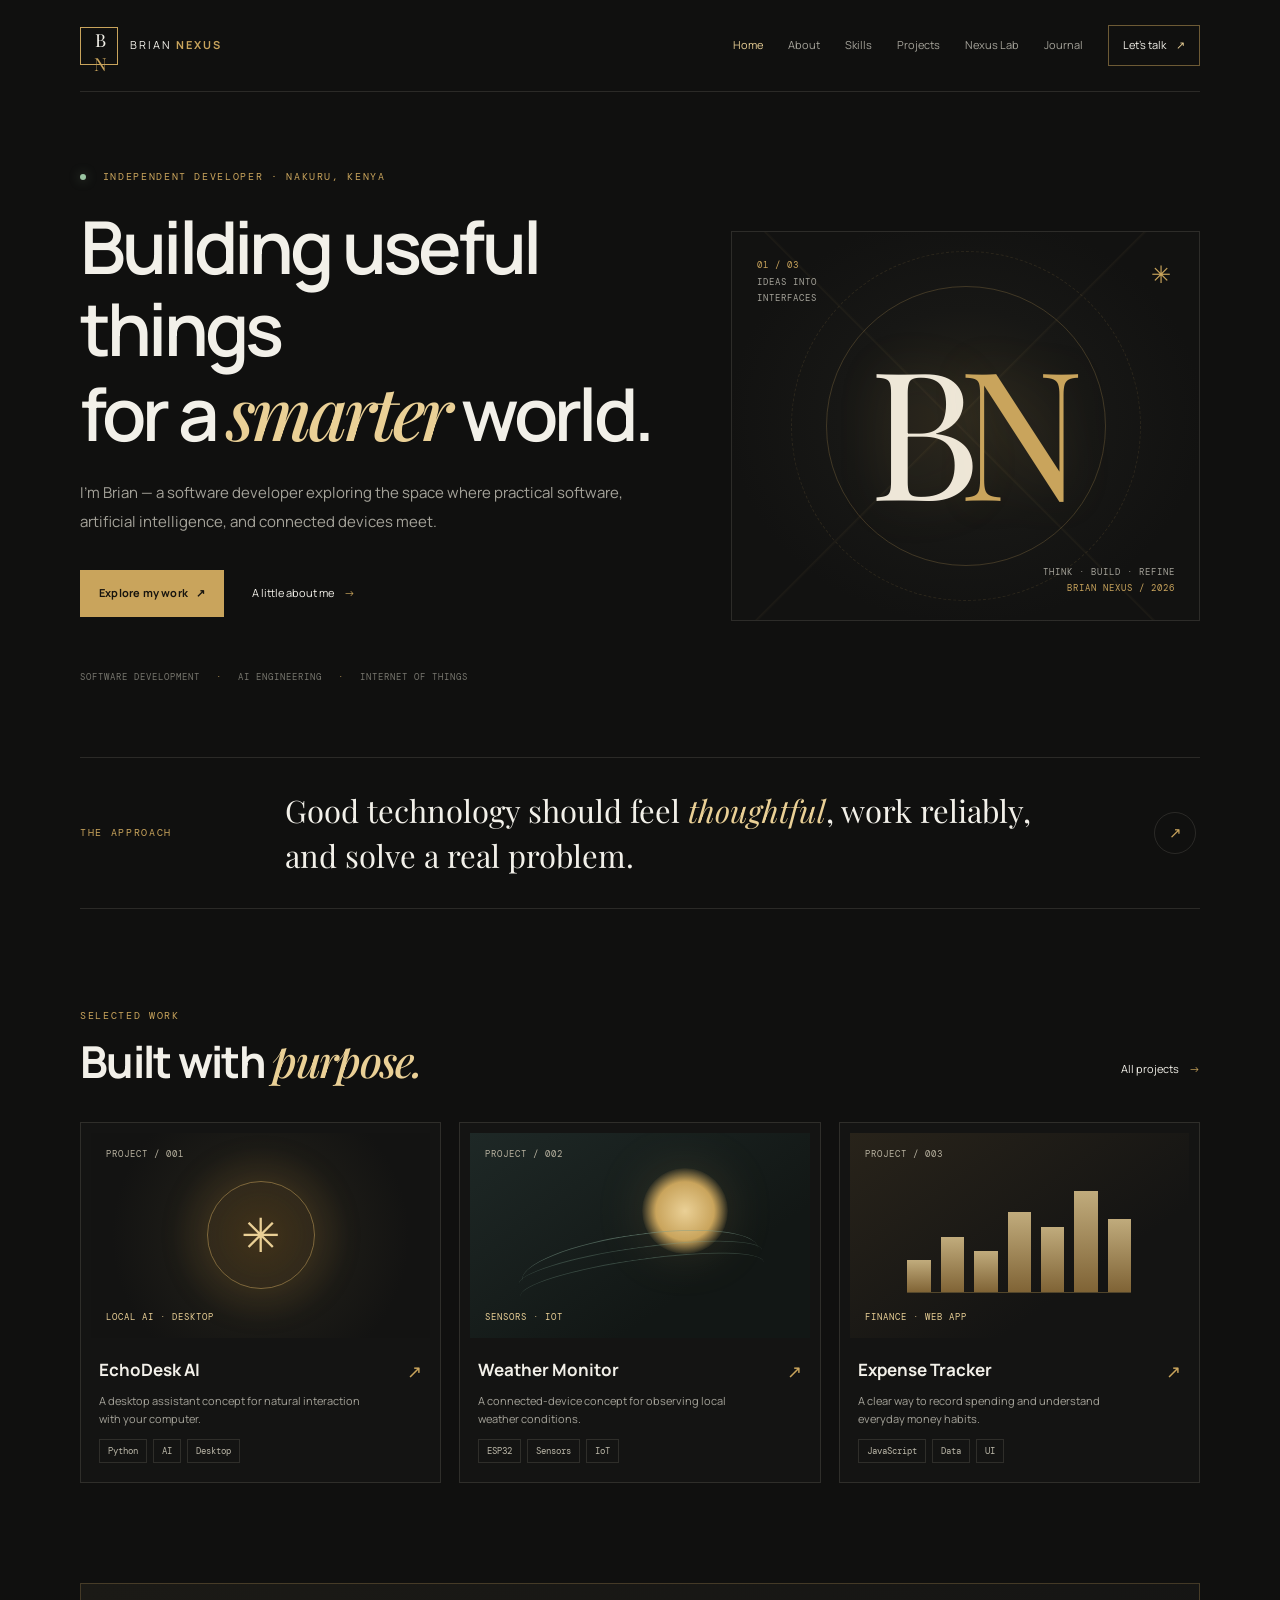
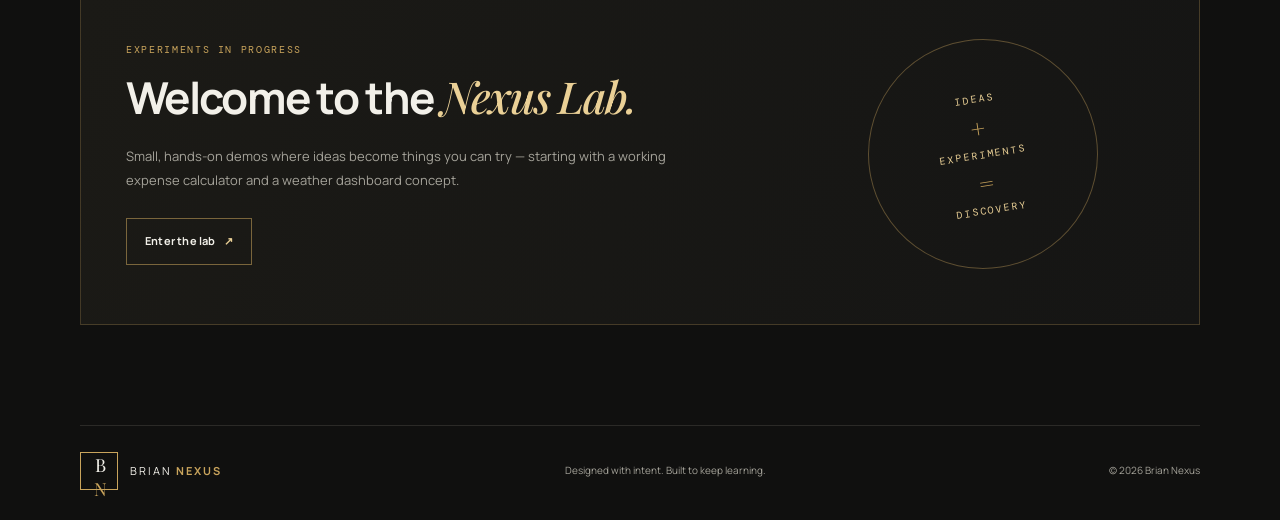
<file: index.html>
<!doctype html>
<html lang="en">
<head>
  <meta charset="utf-8"><meta name="viewport" content="width=device-width, initial-scale=1">
  <meta name="theme-color" content="#10100f">
  <meta name="description" content="Brian Nexus — software development, AI engineering and IoT projects.">
  <title>Brian Nexus | Digital Workshop</title>
  <link rel="preconnect" href="https://fonts.googleapis.com"><link rel="preconnect" href="https://fonts.gstatic.com" crossorigin>
  <link href="https://fonts.googleapis.com/css2?family=DM+Mono:wght@400;500&family=Manrope:wght@400;500;600;700;800&family=Playfair+Display:ital,wght@1,500;1,600&display=swap" rel="stylesheet">
  <link rel="stylesheet" href="style.css"><script src="script.js" defer></script>
</head>
<body>
  <div class="site-shell">
    <header class="site-header">
      <a class="brand" href="index.html" aria-label="Brian Nexus home"><span class="brand-mark">B<span>N</span></span><span>BRIAN <b>NEXUS</b></span></a>
      <button class="menu-toggle" aria-label="Toggle navigation" aria-expanded="false" aria-controls="main-navigation">☰</button>
      <nav class="nav" id="main-navigation">
        <a class="active" href="index.html">Home</a><a href="about.html">About</a><a href="skills.html">Skills</a><a href="projects.html">Projects</a><a href="lab.html">Nexus Lab</a><a href="blog.html">Journal</a><a href="contact.html" class="nav-cta">Let's talk <span>↗</span></a>
      </nav>
    </header>

    <main>
      <section class="hero section-wrap" id="home">
        <div class="hero-copy">
          <p class="eyebrow"><span class="status-dot"></span> INDEPENDENT DEVELOPER · NAKURU, KENYA</p>
          <h1>Building useful things<br>for a <em>smarter</em> world.</h1>
          <p class="hero-lede">I'm Brian — a software developer exploring the space where practical software, artificial intelligence, and connected devices meet.</p>
          <div class="hero-actions"><a class="button button-gold" href="projects.html">Explore my work <span>↗</span></a><a class="text-link" href="about.html">A little about me <span>→</span></a></div>
          <div class="hero-meta"><span>SOFTWARE DEVELOPMENT</span><span>AI ENGINEERING</span><span>INTERNET OF THINGS</span></div>
        </div>
        <div class="hero-art" aria-label="Brian Nexus monogram artwork">
          <div class="orbit orbit-one"></div><div class="orbit orbit-two"></div><div class="hero-monogram">B<span>N</span></div>
          <div class="art-label label-top"><span>01 / 03</span><br>IDEAS INTO<br>INTERFACES</div>
          <div class="art-label label-bottom">THINK · BUILD · REFINE<br><span>BRIAN NEXUS / 2026</span></div>
          <div class="art-cross">✳</div>
        </div>
      </section>

      <section class="section-wrap intro-strip">
        <p class="eyebrow">THE APPROACH</p><p class="strip-statement">Good technology should feel <em>thoughtful</em>, work reliably, and solve a real problem.</p>
        <a class="round-link" href="about.html" aria-label="Read about my approach">↗</a>
      </section>

      <section class="section-wrap section-block">
        <div class="section-heading"><div><p class="eyebrow">SELECTED WORK</p><h2>Built with <em>purpose.</em></h2></div><a class="text-link" href="projects.html">All projects <span>→</span></a></div>
        <div class="project-grid">
          <a class="project-card project-featured" href="project-echodesk.html"><div class="project-visual visual-ai"><span class="visual-index">PROJECT / 001</span><div class="ai-orb">✳</div><span class="visual-caption">LOCAL AI · DESKTOP</span></div><div class="project-info"><div><h3>EchoDesk AI</h3><p>A desktop assistant concept for natural interaction with your computer.</p></div><span class="card-arrow">↗</span></div><div class="tag-row"><span>Python</span><span>AI</span><span>Desktop</span></div></a>
          <a class="project-card" href="project-weather.html"><div class="project-visual visual-weather"><span class="visual-index">PROJECT / 002</span><div class="weather-sun"></div><div class="weather-lines"></div><span class="visual-caption">SENSORS · IOT</span></div><div class="project-info"><div><h3>Weather Monitor</h3><p>A connected-device concept for observing local weather conditions.</p></div><span class="card-arrow">↗</span></div><div class="tag-row"><span>ESP32</span><span>Sensors</span><span>IoT</span></div></a>
          <a class="project-card" href="project-expenses.html"><div class="project-visual visual-expense"><span class="visual-index">PROJECT / 003</span><div class="chart-bars"><i></i><i></i><i></i><i></i><i></i><i></i><i></i></div><span class="visual-caption">FINANCE · WEB APP</span></div><div class="project-info"><div><h3>Expense Tracker</h3><p>A clear way to record spending and understand everyday money habits.</p></div><span class="card-arrow">↗</span></div><div class="tag-row"><span>JavaScript</span><span>Data</span><span>UI</span></div></a>
        </div>
      </section>

      <section class="section-wrap lab-promo">
        <div><p class="eyebrow">EXPERIMENTS IN PROGRESS</p><h2>Welcome to the <em>Nexus Lab.</em></h2><p>Small, hands-on demos where ideas become things you can try — starting with a working expense calculator and a weather dashboard concept.</p><a class="button button-outline" href="lab.html">Enter the lab <span>↗</span></a></div>
        <div class="lab-stamp"><span>IDEAS</span><b>+</b><span>EXPERIMENTS</span><b>=</b><span>DISCOVERY</span></div>
      </section>
    </main>

    <footer class="site-footer"><a class="brand" href="index.html"><span class="brand-mark">B<span>N</span></span><span>BRIAN <b>NEXUS</b></span></a><p>Designed with intent. Built to keep learning.</p><span>© <span data-year></span> Brian Nexus</span></footer>
  </div>
</body>
</html>
</file>
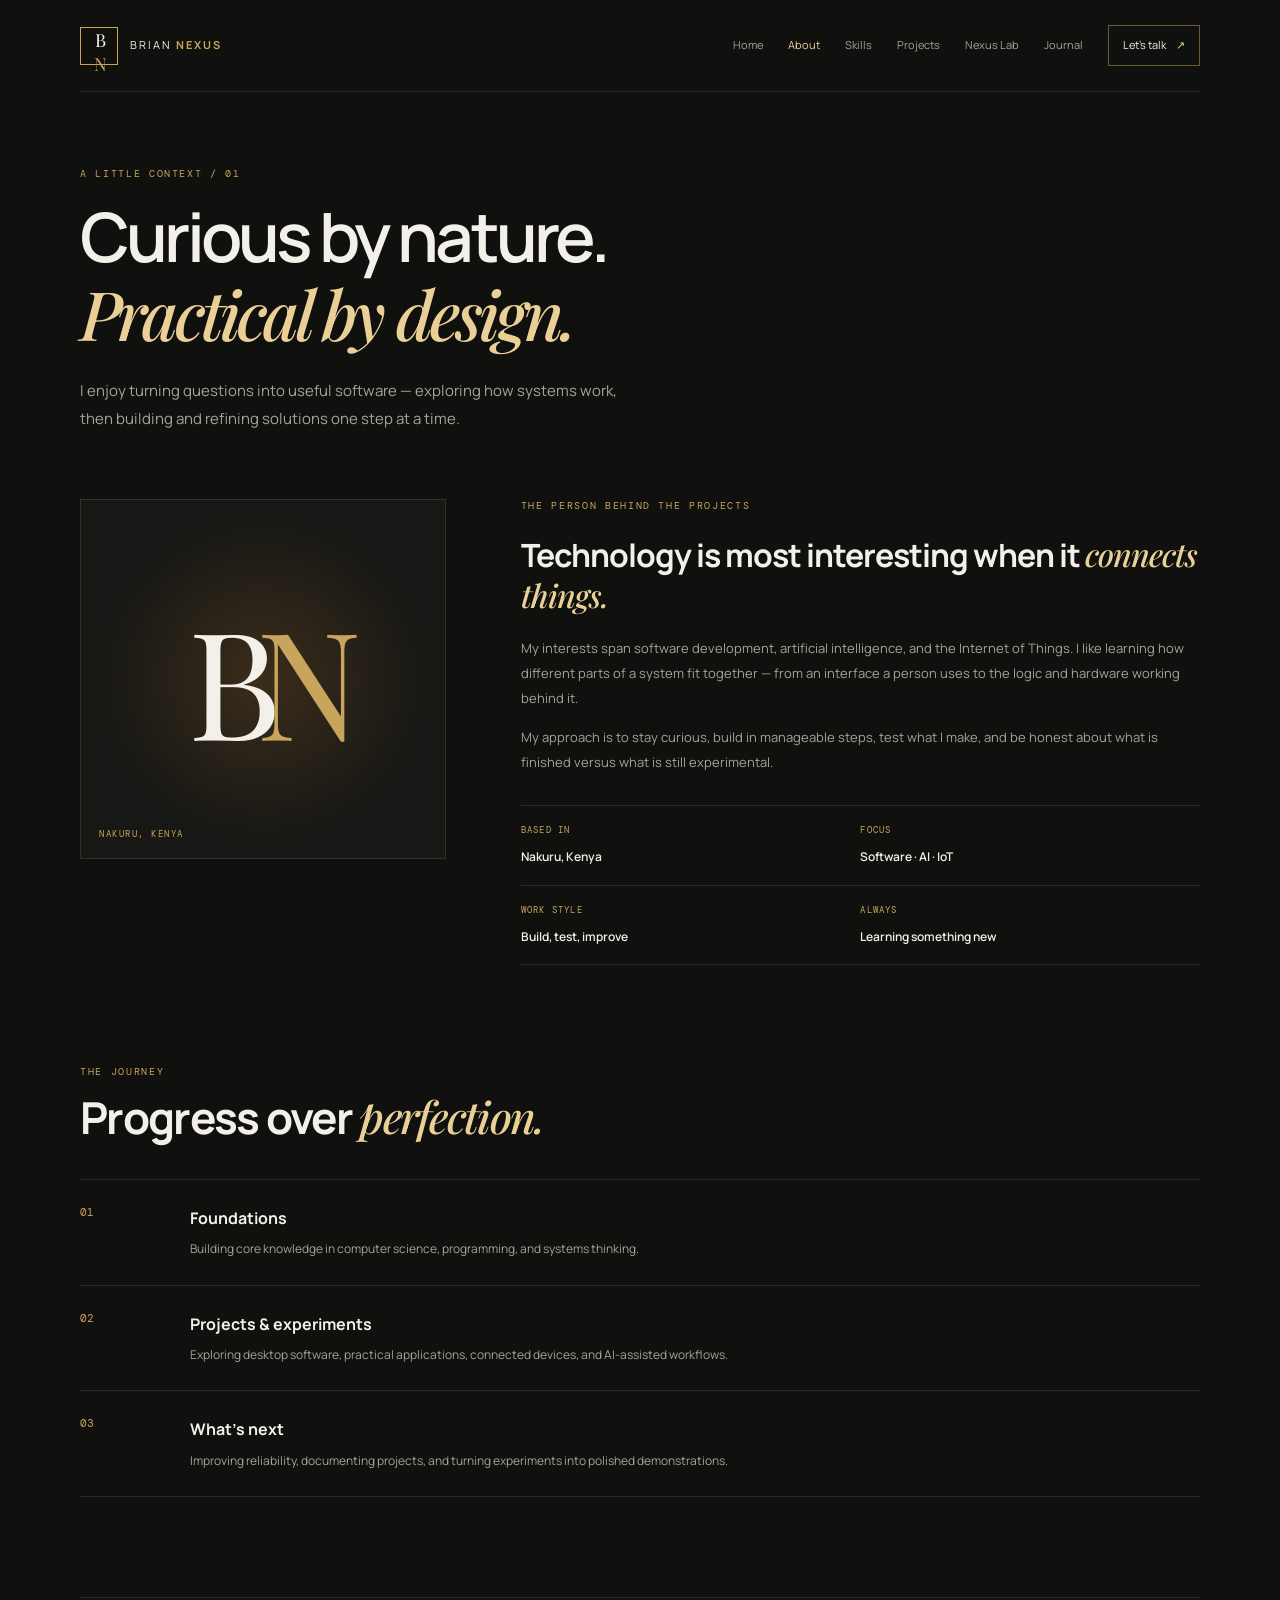
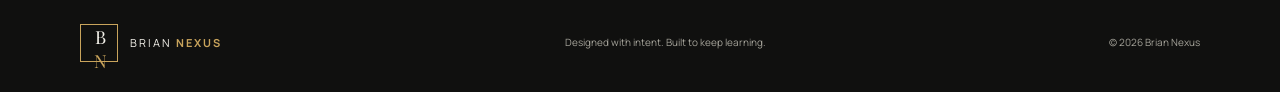
<file: about.html>
<!doctype html>
<html lang="en"><head><meta charset="utf-8"><meta name="viewport" content="width=device-width, initial-scale=1"><meta name="theme-color" content="#10100f"><title>About | Brian Nexus</title><link rel="preconnect" href="https://fonts.googleapis.com"><link rel="preconnect" href="https://fonts.gstatic.com" crossorigin><link href="https://fonts.googleapis.com/css2?family=DM+Mono:wght@400;500&family=Manrope:wght@400;500;600;700;800&family=Playfair+Display:ital,wght@1,500;1,600&display=swap" rel="stylesheet"><link rel="stylesheet" href="style.css"><script src="script.js" defer></script></head>
<body><div class="site-shell"><header class="site-header"><a class="brand" href="index.html"><span class="brand-mark">B<span>N</span></span><span>BRIAN <b>NEXUS</b></span></a><button class="menu-toggle" aria-label="Toggle navigation" aria-expanded="false" aria-controls="main-navigation">☰</button><nav class="nav" id="main-navigation"><a href="index.html">Home</a><a class="active" href="about.html">About</a><a href="skills.html">Skills</a><a href="projects.html">Projects</a><a href="lab.html">Nexus Lab</a><a href="blog.html">Journal</a><a href="contact.html" class="nav-cta">Let's talk <span>↗</span></a></nav></header>
<main class="page-main section-wrap"><div class="page-intro"><p class="eyebrow">A LITTLE CONTEXT / 01</p><h1>Curious by nature.<br><em>Practical by design.</em></h1><p class="hero-lede">I enjoy turning questions into useful software — exploring how systems work, then building and refining solutions one step at a time.</p></div>
<section class="about-layout"><div class="about-monogram"><span>B</span><em>N</em><small>NAKURU, KENYA</small></div><div class="prose"><p class="eyebrow">THE PERSON BEHIND THE PROJECTS</p><h2>Technology is most interesting when it <em>connects things.</em></h2><p>My interests span software development, artificial intelligence, and the Internet of Things. I like learning how different parts of a system fit together — from an interface a person uses to the logic and hardware working behind it.</p><p>My approach is to stay curious, build in manageable steps, test what I make, and be honest about what is finished versus what is still experimental.</p><div class="fact-grid"><div><span>BASED IN</span><b>Nakuru, Kenya</b></div><div><span>FOCUS</span><b>Software · AI · IoT</b></div><div><span>WORK STYLE</span><b>Build, test, improve</b></div><div><span>ALWAYS</span><b>Learning something new</b></div></div></div></section>
<section class="timeline-section"><p class="eyebrow">THE JOURNEY</p><h2>Progress over <em>perfection.</em></h2><div class="timeline"><div><span>01</span><section><h3>Foundations</h3><p>Building core knowledge in computer science, programming, and systems thinking.</p></section></div><div><span>02</span><section><h3>Projects & experiments</h3><p>Exploring desktop software, practical applications, connected devices, and AI-assisted workflows.</p></section></div><div><span>03</span><section><h3>What's next</h3><p>Improving reliability, documenting projects, and turning experiments into polished demonstrations.</p></section></div></div></section>
</main><footer class="site-footer"><a class="brand" href="index.html"><span class="brand-mark">B<span>N</span></span><span>BRIAN <b>NEXUS</b></span></a><p>Designed with intent. Built to keep learning.</p><span>© <span data-year></span> Brian Nexus</span></footer></div></body></html>
</file>
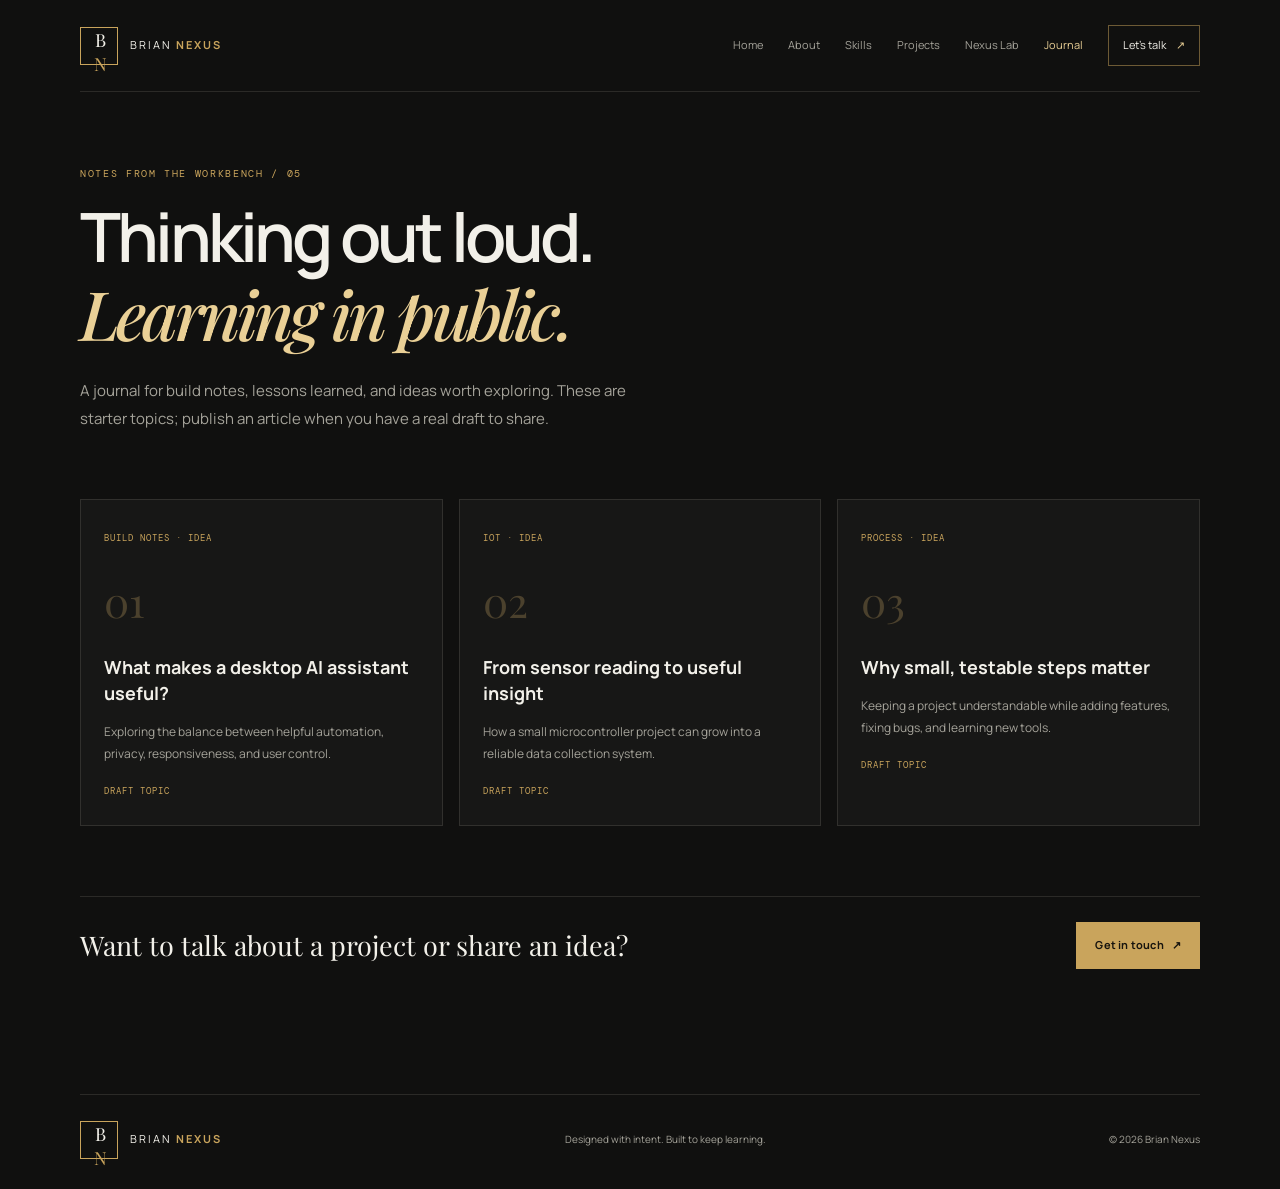
<file: blog.html>
<!doctype html>
<html lang="en"><head><meta charset="utf-8"><meta name="viewport" content="width=device-width, initial-scale=1"><meta name="theme-color" content="#10100f"><title>Journal | Brian Nexus</title><link rel="preconnect" href="https://fonts.googleapis.com"><link rel="preconnect" href="https://fonts.gstatic.com" crossorigin><link href="https://fonts.googleapis.com/css2?family=DM+Mono:wght@400;500&family=Manrope:wght@400;500;600;700;800&family=Playfair+Display:ital,wght@1,500;1,600&display=swap" rel="stylesheet"><link rel="stylesheet" href="style.css"><script src="script.js" defer></script></head>
<body><div class="site-shell"><header class="site-header"><a class="brand" href="index.html"><span class="brand-mark">B<span>N</span></span><span>BRIAN <b>NEXUS</b></span></a><button class="menu-toggle" aria-label="Toggle navigation" aria-expanded="false" aria-controls="main-navigation">☰</button><nav class="nav" id="main-navigation"><a href="index.html">Home</a><a href="about.html">About</a><a href="skills.html">Skills</a><a href="projects.html">Projects</a><a href="lab.html">Nexus Lab</a><a class="active" href="blog.html">Journal</a><a href="contact.html" class="nav-cta">Let's talk <span>↗</span></a></nav></header>
<main class="page-main section-wrap"><div class="page-intro"><p class="eyebrow">NOTES FROM THE WORKBENCH / 05</p><h1>Thinking out loud.<br><em>Learning in public.</em></h1><p class="hero-lede">A journal for build notes, lessons learned, and ideas worth exploring. These are starter topics; publish an article when you have a real draft to share.</p></div><div class="journal-grid"><article class="journal-card"><span class="journal-date">BUILD NOTES · IDEA</span><div class="journal-mark">01</div><h2>What makes a desktop AI assistant useful?</h2><p>Exploring the balance between helpful automation, privacy, responsiveness, and user control.</p><span class="status-label">DRAFT TOPIC</span></article><article class="journal-card"><span class="journal-date">IOT · IDEA</span><div class="journal-mark">02</div><h2>From sensor reading to useful insight</h2><p>How a small microcontroller project can grow into a reliable data collection system.</p><span class="status-label">DRAFT TOPIC</span></article><article class="journal-card"><span class="journal-date">PROCESS · IDEA</span><div class="journal-mark">03</div><h2>Why small, testable steps matter</h2><p>Keeping a project understandable while adding features, fixing bugs, and learning new tools.</p><span class="status-label">DRAFT TOPIC</span></article></div><div class="callout"><p>Want to talk about a project or share an idea?</p><a class="button button-gold" href="contact.html">Get in touch <span>↗</span></a></div></main><footer class="site-footer"><a class="brand" href="index.html"><span class="brand-mark">B<span>N</span></span><span>BRIAN <b>NEXUS</b></span></a><p>Designed with intent. Built to keep learning.</p><span>© <span data-year></span> Brian Nexus</span></footer></div></body></html>
</file>
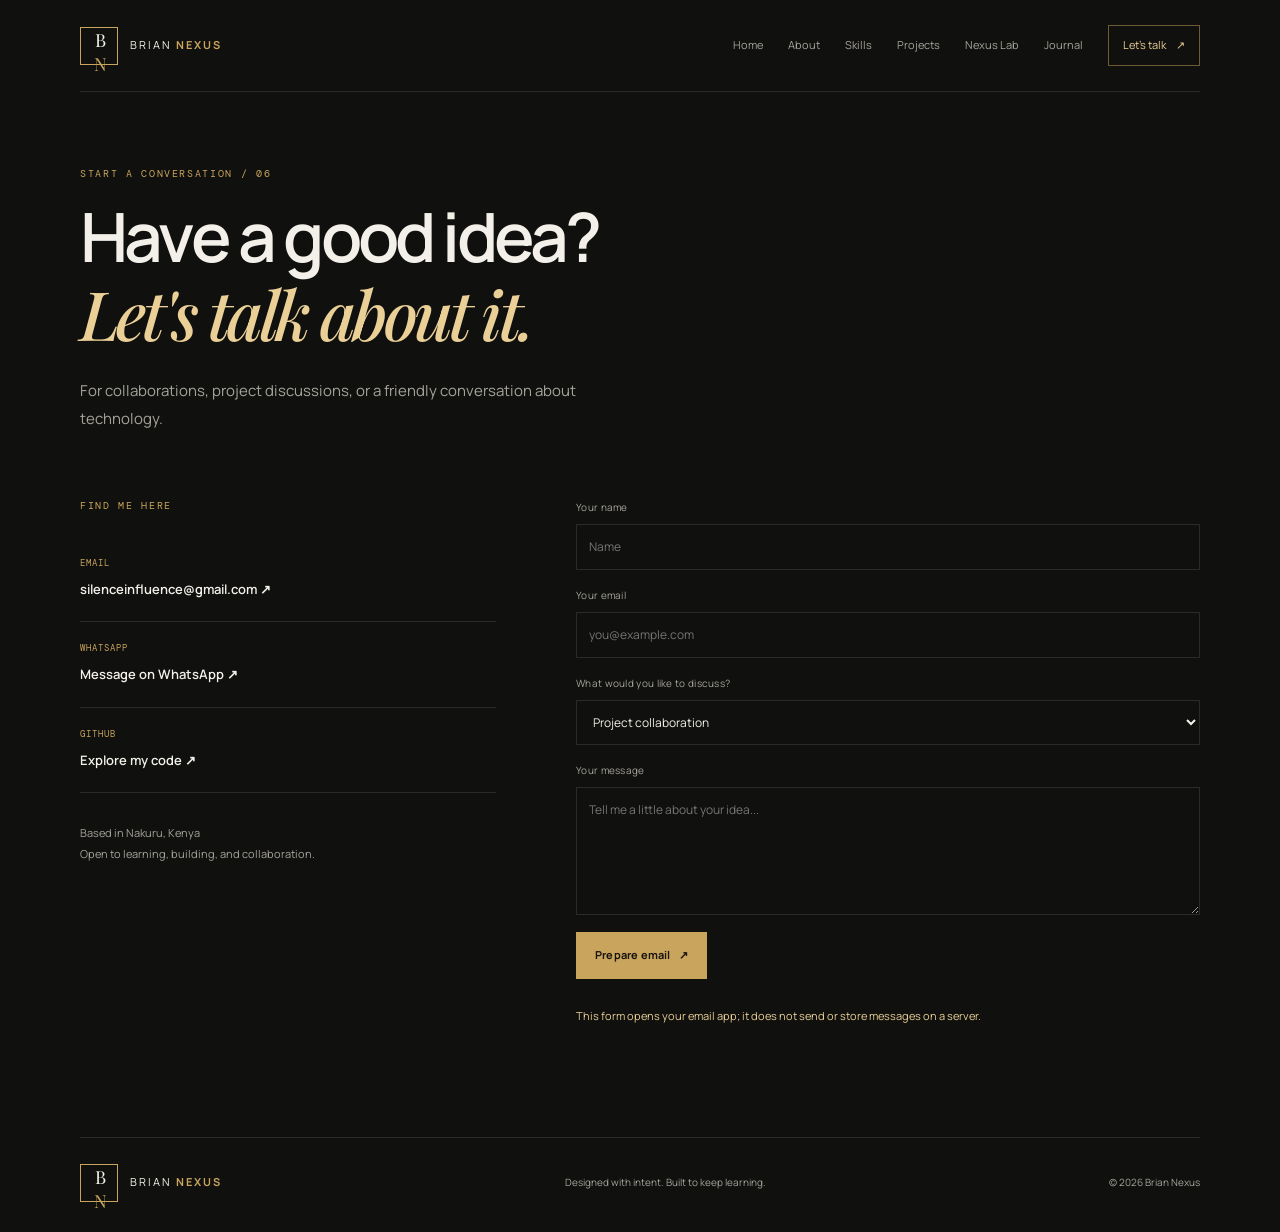
<file: contact.html>
<!doctype html>
<html lang="en"><head><meta charset="utf-8"><meta name="viewport" content="width=device-width, initial-scale=1"><meta name="theme-color" content="#10100f"><title>Contact | Brian Nexus</title><link rel="preconnect" href="https://fonts.googleapis.com"><link rel="preconnect" href="https://fonts.gstatic.com" crossorigin><link href="https://fonts.googleapis.com/css2?family=DM+Mono:wght@400;500&family=Manrope:wght@400;500;600;700;800&family=Playfair+Display:ital,wght@1,500;1,600&display=swap" rel="stylesheet"><link rel="stylesheet" href="style.css"><script src="script.js" defer></script></head>
<body><div class="site-shell"><header class="site-header"><a class="brand" href="index.html"><span class="brand-mark">B<span>N</span></span><span>BRIAN <b>NEXUS</b></span></a><button class="menu-toggle" aria-label="Toggle navigation" aria-expanded="false" aria-controls="main-navigation">☰</button><nav class="nav" id="main-navigation"><a href="index.html">Home</a><a href="about.html">About</a><a href="skills.html">Skills</a><a href="projects.html">Projects</a><a href="lab.html">Nexus Lab</a><a href="blog.html">Journal</a><a class="active nav-cta" href="contact.html">Let's talk <span>↗</span></a></nav></header>
<main class="page-main section-wrap"><div class="page-intro"><p class="eyebrow">START A CONVERSATION / 06</p><h1>Have a good idea?<br><em>Let's talk about it.</em></h1><p class="hero-lede">For collaborations, project discussions, or a friendly conversation about technology.</p></div><div class="contact-layout"><div class="contact-details"><p class="eyebrow">FIND ME HERE</p><a href="mailto:silenceinfluence@gmail.com" class="contact-line"><span>EMAIL</span><b>silenceinfluence@gmail.com ↗</b></a><a href="https://wa.me/254117099103" target="_blank" rel="noopener noreferrer" class="contact-line"><span>WHATSAPP</span><b>Message on WhatsApp ↗</b></a><a href="https://github.com/kanderi-deco" target="_blank" rel="noopener noreferrer" class="contact-line"><span>GITHUB</span><b>Explore my code ↗</b></a><div class="contact-note">Based in Nakuru, Kenya<br>Open to learning, building, and collaboration.</div></div><form id="contact-form" class="contact-form"><label>Your name<input id="contact-name" required maxlength="80" placeholder="Name"></label><label>Your email<input id="contact-email" type="email" required maxlength="120" placeholder="you@example.com"></label><label>What would you like to discuss?<select id="contact-topic"><option>Project collaboration</option><option>Software development</option><option>AI / automation</option><option>IoT project</option><option>Something else</option></select></label><label>Your message<textarea id="contact-message" rows="5" required maxlength="2000" placeholder="Tell me a little about your idea..."></textarea></label><button class="button button-gold" type="submit">Prepare email <span>↗</span></button><p id="contact-message-status" class="form-message" role="status">This form opens your email app; it does not send or store messages on a server.</p></form></div></main><footer class="site-footer"><a class="brand" href="index.html"><span class="brand-mark">B<span>N</span></span><span>BRIAN <b>NEXUS</b></span></a><p>Designed with intent. Built to keep learning.</p><span>© <span data-year></span> Brian Nexus</span></footer></div></body></html>
</file>
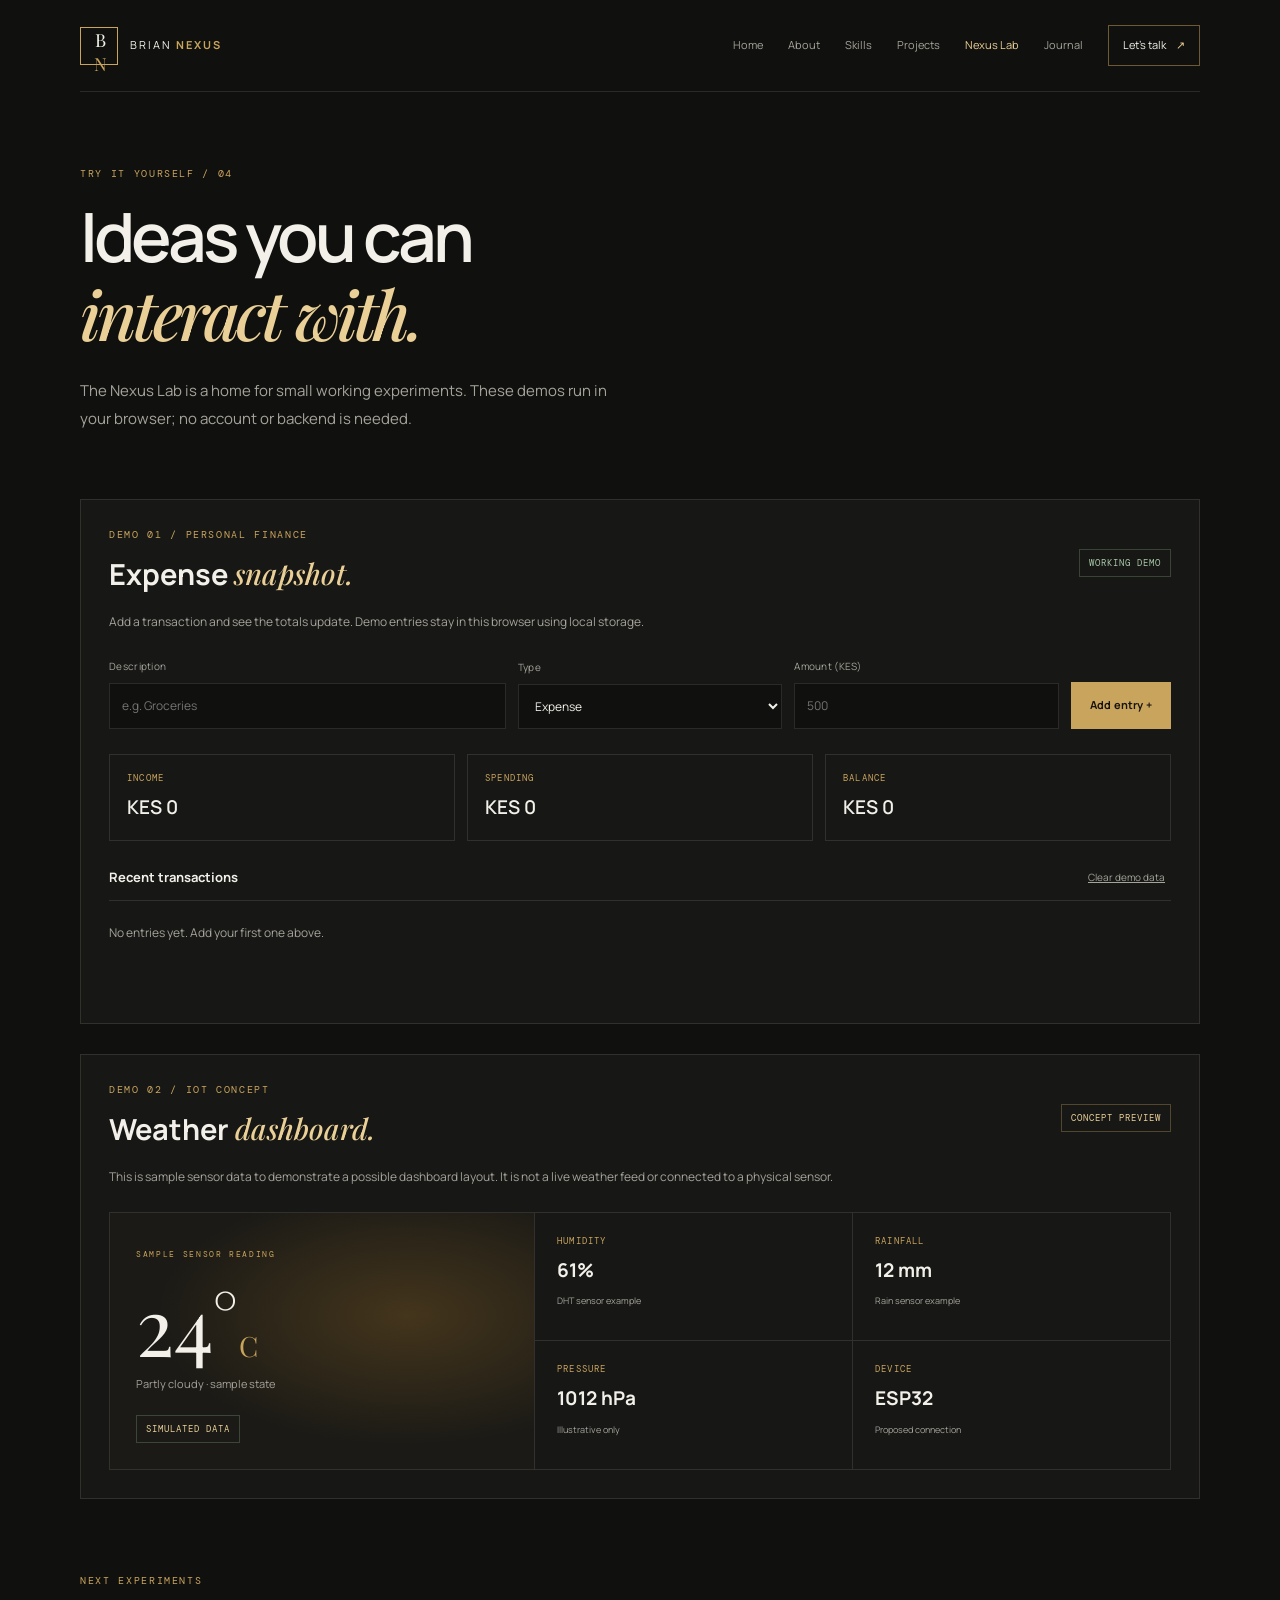
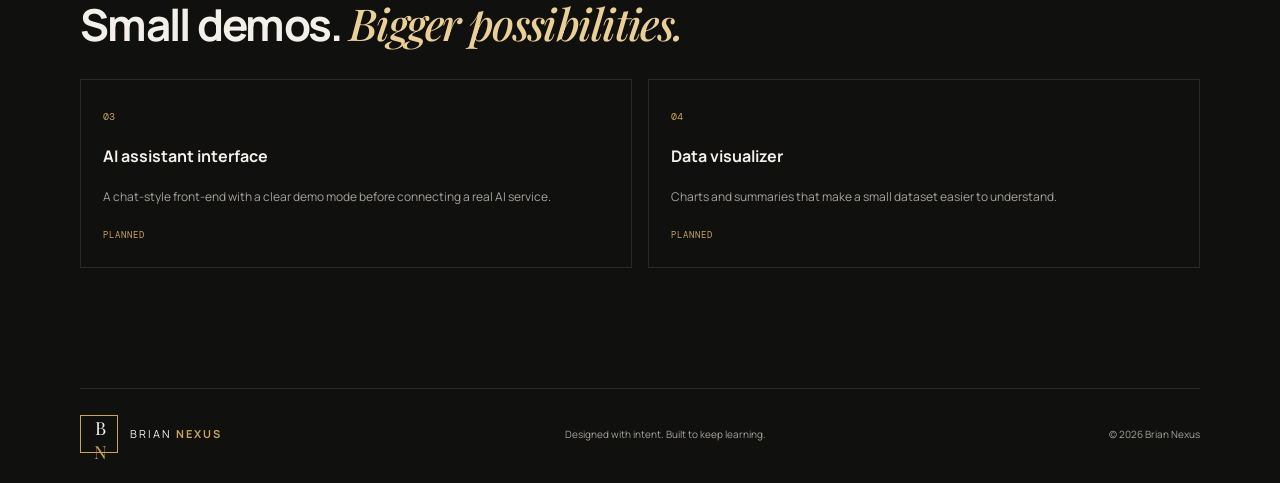
<file: lab.html>
<!doctype html>
<html lang="en"><head><meta charset="utf-8"><meta name="viewport" content="width=device-width, initial-scale=1"><meta name="theme-color" content="#10100f"><title>Nexus Lab | Brian Nexus</title><link rel="preconnect" href="https://fonts.googleapis.com"><link rel="preconnect" href="https://fonts.gstatic.com" crossorigin><link href="https://fonts.googleapis.com/css2?family=DM+Mono:wght@400;500&family=Manrope:wght@400;500;600;700;800&family=Playfair+Display:ital,wght@1,500;1,600&display=swap" rel="stylesheet"><link rel="stylesheet" href="style.css"><script src="script.js" defer></script></head>
<body><div class="site-shell"><header class="site-header"><a class="brand" href="index.html"><span class="brand-mark">B<span>N</span></span><span>BRIAN <b>NEXUS</b></span></a><button class="menu-toggle" aria-label="Toggle navigation" aria-expanded="false" aria-controls="main-navigation">☰</button><nav class="nav" id="main-navigation"><a href="index.html">Home</a><a href="about.html">About</a><a href="skills.html">Skills</a><a href="projects.html">Projects</a><a class="active" href="lab.html">Nexus Lab</a><a href="blog.html">Journal</a><a href="contact.html" class="nav-cta">Let's talk <span>↗</span></a></nav></header>
<main class="page-main section-wrap"><div class="page-intro"><p class="eyebrow">TRY IT YOURSELF / 04</p><h1>Ideas you can<br><em>interact with.</em></h1><p class="hero-lede">The Nexus Lab is a home for small working experiments. These demos run in your browser; no account or backend is needed.</p></div>
<section class="lab-demo"><div class="demo-heading"><div><p class="eyebrow">DEMO 01 / PERSONAL FINANCE</p><h2>Expense <em>snapshot.</em></h2></div><span class="demo-badge">WORKING DEMO</span></div><p class="muted">Add a transaction and see the totals update. Demo entries stay in this browser using local storage.</p>
<form id="expense-form" class="expense-form"><label>Description<input id="expense-description" maxlength="60" required placeholder="e.g. Groceries"></label><label>Type<select id="expense-type"><option value="expense">Expense</option><option value="income">Income</option></select></label><label>Amount (KES)<input id="expense-amount" type="number" min="1" max="100000000" step="1" required placeholder="500"></label><button class="button button-gold" type="submit">Add entry +</button></form>
<div class="money-summary"><div><span>INCOME</span><strong id="total-income">KES 0</strong></div><div><span>SPENDING</span><strong id="total-expenses">KES 0</strong></div><div><span>BALANCE</span><strong id="total-balance">KES 0</strong></div></div><div class="transaction-head"><h3>Recent transactions</h3><button type="button" id="clear-expenses" class="quiet-button">Clear demo data</button></div><div id="transaction-list" class="transaction-list"><p class="empty-state">No entries yet. Add your first one above.</p></div><p id="expense-message" class="form-message" role="status"></p></section>
<section class="lab-demo"><div class="demo-heading"><div><p class="eyebrow">DEMO 02 / IOT CONCEPT</p><h2>Weather <em>dashboard.</em></h2></div><span class="demo-badge demo-concept">CONCEPT PREVIEW</span></div><p class="muted">This is sample sensor data to demonstrate a possible dashboard layout. It is not a live weather feed or connected to a physical sensor.</p><div class="weather-dashboard"><div class="weather-main"><span class="eyebrow">SAMPLE SENSOR READING</span><div class="weather-temp">24°<span>C</span></div><p>Partly cloudy · sample state</p><span class="sample-pill">SIMULATED DATA</span></div><div class="weather-stats"><div><span>HUMIDITY</span><b>61%</b><small>DHT sensor example</small></div><div><span>RAINFALL</span><b>12 mm</b><small>Rain sensor example</small></div><div><span>PRESSURE</span><b>1012 hPa</b><small>Illustrative only</small></div><div><span>DEVICE</span><b>ESP32</b><small>Proposed connection</small></div></div></div></section>
<section class="lab-next"><p class="eyebrow">NEXT EXPERIMENTS</p><h2>Small demos. <em>Bigger possibilities.</em></h2><div class="mini-grid"><div><span>03</span><h3>AI assistant interface</h3><p>A chat-style front-end with a clear demo mode before connecting a real AI service.</p><b>PLANNED</b></div><div><span>04</span><h3>Data visualizer</h3><p>Charts and summaries that make a small dataset easier to understand.</p><b>PLANNED</b></div></div></section></main><footer class="site-footer"><a class="brand" href="index.html"><span class="brand-mark">B<span>N</span></span><span>BRIAN <b>NEXUS</b></span></a><p>Designed with intent. Built to keep learning.</p><span>© <span data-year></span> Brian Nexus</span></footer></div></body></html>
</file>
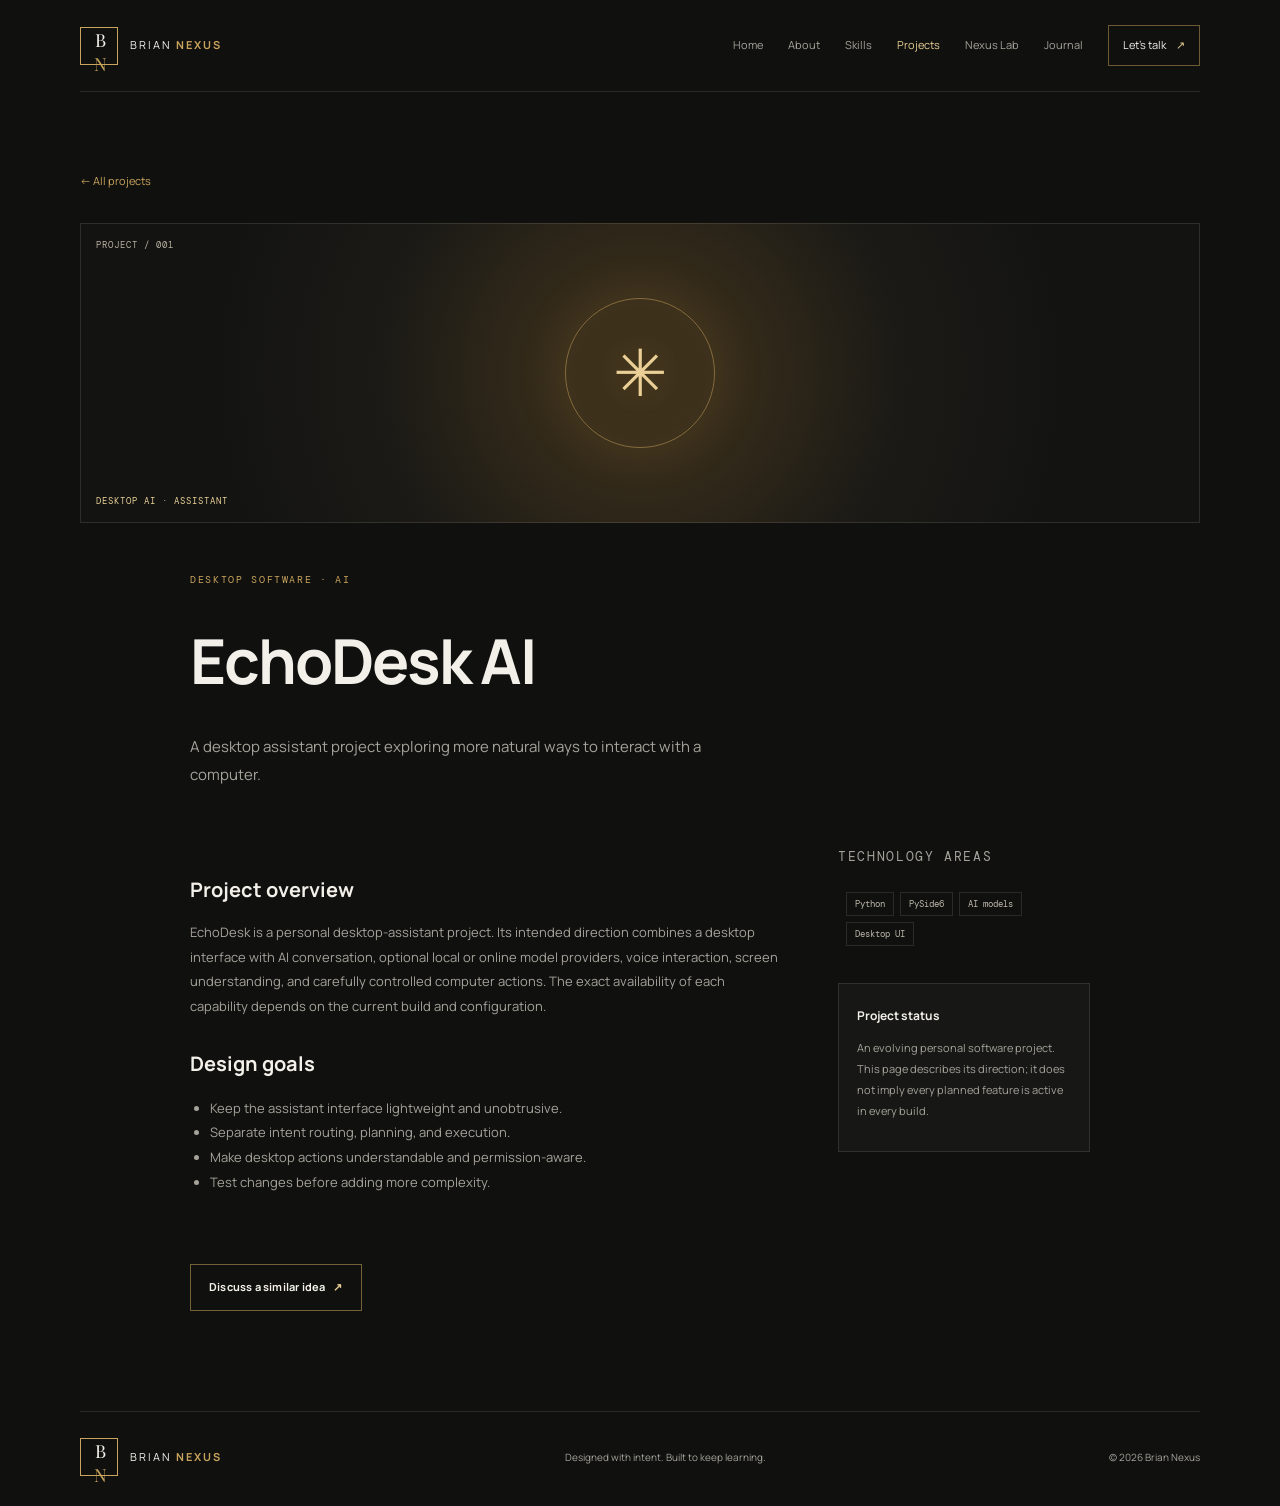
<file: project-echodesk.html>
<!doctype html>
<html lang="en"><head><meta charset="utf-8"><meta name="viewport" content="width=device-width, initial-scale=1"><meta name="theme-color" content="#10100f"><title>EchoDesk AI | Brian Nexus</title><link rel="preconnect" href="https://fonts.googleapis.com"><link rel="preconnect" href="https://fonts.gstatic.com" crossorigin><link href="https://fonts.googleapis.com/css2?family=DM+Mono:wght@400;500&family=Manrope:wght@400;500;600;700;800&family=Playfair+Display:ital,wght@1,500;1,600&display=swap" rel="stylesheet"><link rel="stylesheet" href="style.css"><script src="script.js" defer></script></head>
<body><div class="site-shell"><header class="site-header"><a class="brand" href="index.html"><span class="brand-mark">B<span>N</span></span><span>BRIAN <b>NEXUS</b></span></a><button class="menu-toggle" aria-label="Toggle navigation" aria-expanded="false" aria-controls="main-navigation">☰</button><nav class="nav" id="main-navigation"><a href="index.html">Home</a><a href="about.html">About</a><a href="skills.html">Skills</a><a class="active" href="projects.html">Projects</a><a href="lab.html">Nexus Lab</a><a href="blog.html">Journal</a><a href="contact.html" class="nav-cta">Let's talk <span>↗</span></a></nav></header>
<main class="page-main section-wrap"><a class="back-link" href="projects.html">← All projects</a><div class="detail-hero visual-ai"><span class="visual-index">PROJECT / 001</span><div class="ai-orb">✳</div><span class="visual-caption">DESKTOP AI · ASSISTANT</span></div><div class="detail-content"><p class="eyebrow">DESKTOP SOFTWARE · AI</p><h1>EchoDesk AI</h1><p class="hero-lede">A desktop assistant project exploring more natural ways to interact with a computer.</p><div class="detail-columns"><section><h2>Project overview</h2><p>EchoDesk is a personal desktop-assistant project. Its intended direction combines a desktop interface with AI conversation, optional local or online model providers, voice interaction, screen understanding, and carefully controlled computer actions. The exact availability of each capability depends on the current build and configuration.</p><h2>Design goals</h2><ul><li>Keep the assistant interface lightweight and unobtrusive.</li><li>Separate intent routing, planning, and execution.</li><li>Make desktop actions understandable and permission-aware.</li><li>Test changes before adding more complexity.</li></ul></section><aside><p class="eyebrow">TECHNOLOGY AREAS</p><div class="tag-row"><span>Python</span><span>PySide6</span><span>AI models</span><span>Desktop UI</span></div><div class="note-box"><b>Project status</b><p>An evolving personal software project. This page describes its direction; it does not imply every planned feature is active in every build.</p></div></aside></div><a class="button button-outline" href="contact.html">Discuss a similar idea <span>↗</span></a></div></main><footer class="site-footer"><a class="brand" href="index.html"><span class="brand-mark">B<span>N</span></span><span>BRIAN <b>NEXUS</b></span></a><p>Designed with intent. Built to keep learning.</p><span>© <span data-year></span> Brian Nexus</span></footer></div></body></html>
</file>
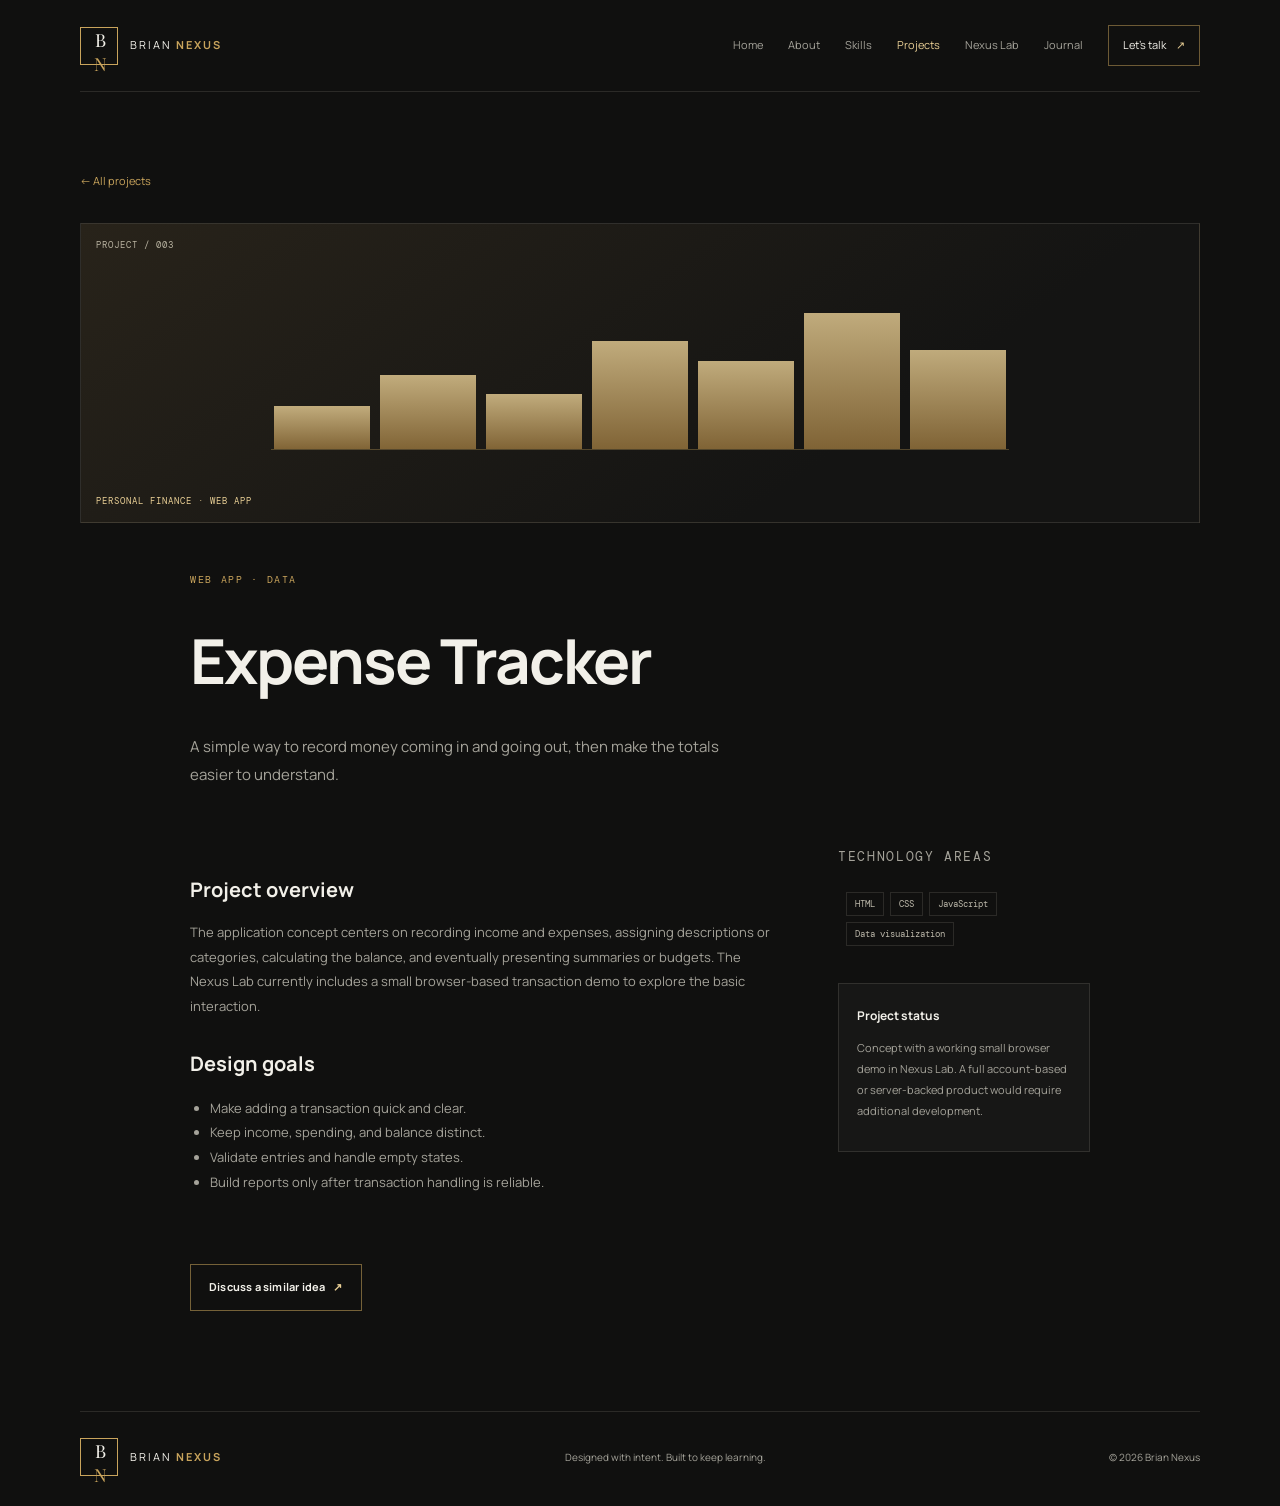
<file: project-expenses.html>
<!doctype html>
<html lang="en"><head><meta charset="utf-8"><meta name="viewport" content="width=device-width, initial-scale=1"><meta name="theme-color" content="#10100f"><title>Expense Tracker | Brian Nexus</title><link rel="preconnect" href="https://fonts.googleapis.com"><link rel="preconnect" href="https://fonts.gstatic.com" crossorigin><link href="https://fonts.googleapis.com/css2?family=DM+Mono:wght@400;500&family=Manrope:wght@400;500;600;700;800&family=Playfair+Display:ital,wght@1,500;1,600&display=swap" rel="stylesheet"><link rel="stylesheet" href="style.css"><script src="script.js" defer></script></head>
<body><div class="site-shell"><header class="site-header"><a class="brand" href="index.html"><span class="brand-mark">B<span>N</span></span><span>BRIAN <b>NEXUS</b></span></a><button class="menu-toggle" aria-label="Toggle navigation" aria-expanded="false" aria-controls="main-navigation">☰</button><nav class="nav" id="main-navigation"><a href="index.html">Home</a><a href="about.html">About</a><a href="skills.html">Skills</a><a class="active" href="projects.html">Projects</a><a href="lab.html">Nexus Lab</a><a href="blog.html">Journal</a><a href="contact.html" class="nav-cta">Let's talk <span>↗</span></a></nav></header>
<main class="page-main section-wrap"><a class="back-link" href="projects.html">← All projects</a><div class="detail-hero visual-expense"><span class="visual-index">PROJECT / 003</span><div class="chart-bars"><i></i><i></i><i></i><i></i><i></i><i></i><i></i></div><span class="visual-caption">PERSONAL FINANCE · WEB APP</span></div><div class="detail-content"><p class="eyebrow">WEB APP · DATA</p><h1>Expense Tracker</h1><p class="hero-lede">A simple way to record money coming in and going out, then make the totals easier to understand.</p><div class="detail-columns"><section><h2>Project overview</h2><p>The application concept centers on recording income and expenses, assigning descriptions or categories, calculating the balance, and eventually presenting summaries or budgets. The Nexus Lab currently includes a small browser-based transaction demo to explore the basic interaction.</p><h2>Design goals</h2><ul><li>Make adding a transaction quick and clear.</li><li>Keep income, spending, and balance distinct.</li><li>Validate entries and handle empty states.</li><li>Build reports only after transaction handling is reliable.</li></ul></section><aside><p class="eyebrow">TECHNOLOGY AREAS</p><div class="tag-row"><span>HTML</span><span>CSS</span><span>JavaScript</span><span>Data visualization</span></div><div class="note-box"><b>Project status</b><p>Concept with a working small browser demo in Nexus Lab. A full account-based or server-backed product would require additional development.</p></div></aside></div><a class="button button-outline" href="contact.html">Discuss a similar idea <span>↗</span></a></div></main><footer class="site-footer"><a class="brand" href="index.html"><span class="brand-mark">B<span>N</span></span><span>BRIAN <b>NEXUS</b></span></a><p>Designed with intent. Built to keep learning.</p><span>© <span data-year></span> Brian Nexus</span></footer></div></body></html>
</file>
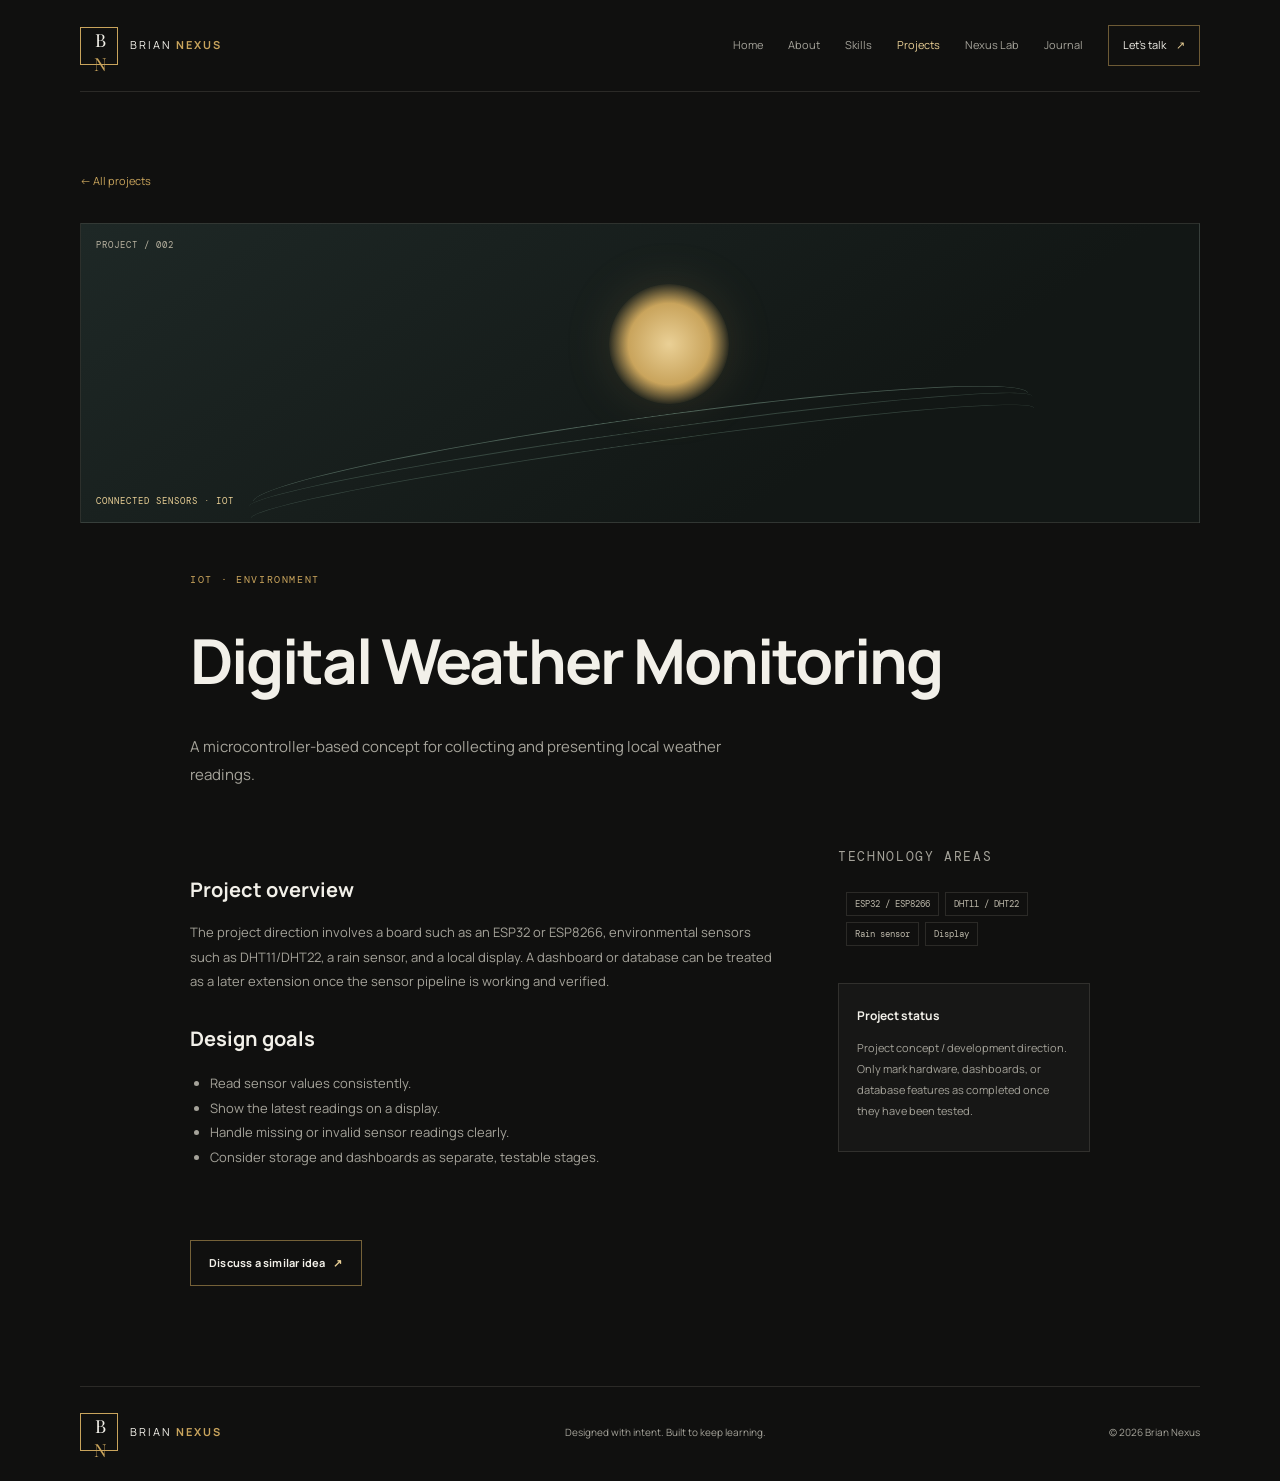
<file: project-weather.html>
<!doctype html>
<html lang="en"><head><meta charset="utf-8"><meta name="viewport" content="width=device-width, initial-scale=1"><meta name="theme-color" content="#10100f"><title>Digital Weather Monitoring | Brian Nexus</title><link rel="preconnect" href="https://fonts.googleapis.com"><link rel="preconnect" href="https://fonts.gstatic.com" crossorigin><link href="https://fonts.googleapis.com/css2?family=DM+Mono:wght@400;500&family=Manrope:wght@400;500;600;700;800&family=Playfair+Display:ital,wght@1,500;1,600&display=swap" rel="stylesheet"><link rel="stylesheet" href="style.css"><script src="script.js" defer></script></head>
<body><div class="site-shell"><header class="site-header"><a class="brand" href="index.html"><span class="brand-mark">B<span>N</span></span><span>BRIAN <b>NEXUS</b></span></a><button class="menu-toggle" aria-label="Toggle navigation" aria-expanded="false" aria-controls="main-navigation">☰</button><nav class="nav" id="main-navigation"><a href="index.html">Home</a><a href="about.html">About</a><a href="skills.html">Skills</a><a class="active" href="projects.html">Projects</a><a href="lab.html">Nexus Lab</a><a href="blog.html">Journal</a><a href="contact.html" class="nav-cta">Let's talk <span>↗</span></a></nav></header>
<main class="page-main section-wrap"><a class="back-link" href="projects.html">← All projects</a><div class="detail-hero visual-weather"><span class="visual-index">PROJECT / 002</span><div class="weather-sun"></div><div class="weather-lines"></div><span class="visual-caption">CONNECTED SENSORS · IOT</span></div><div class="detail-content"><p class="eyebrow">IOT · ENVIRONMENT</p><h1>Digital Weather Monitoring</h1><p class="hero-lede">A microcontroller-based concept for collecting and presenting local weather readings.</p><div class="detail-columns"><section><h2>Project overview</h2><p>The project direction involves a board such as an ESP32 or ESP8266, environmental sensors such as DHT11/DHT22, a rain sensor, and a local display. A dashboard or database can be treated as a later extension once the sensor pipeline is working and verified.</p><h2>Design goals</h2><ul><li>Read sensor values consistently.</li><li>Show the latest readings on a display.</li><li>Handle missing or invalid sensor readings clearly.</li><li>Consider storage and dashboards as separate, testable stages.</li></ul></section><aside><p class="eyebrow">TECHNOLOGY AREAS</p><div class="tag-row"><span>ESP32 / ESP8266</span><span>DHT11 / DHT22</span><span>Rain sensor</span><span>Display</span></div><div class="note-box"><b>Project status</b><p>Project concept / development direction. Only mark hardware, dashboards, or database features as completed once they have been tested.</p></div></aside></div><a class="button button-outline" href="contact.html">Discuss a similar idea <span>↗</span></a></div></main><footer class="site-footer"><a class="brand" href="index.html"><span class="brand-mark">B<span>N</span></span><span>BRIAN <b>NEXUS</b></span></a><p>Designed with intent. Built to keep learning.</p><span>© <span data-year></span> Brian Nexus</span></footer></div></body></html>
</file>
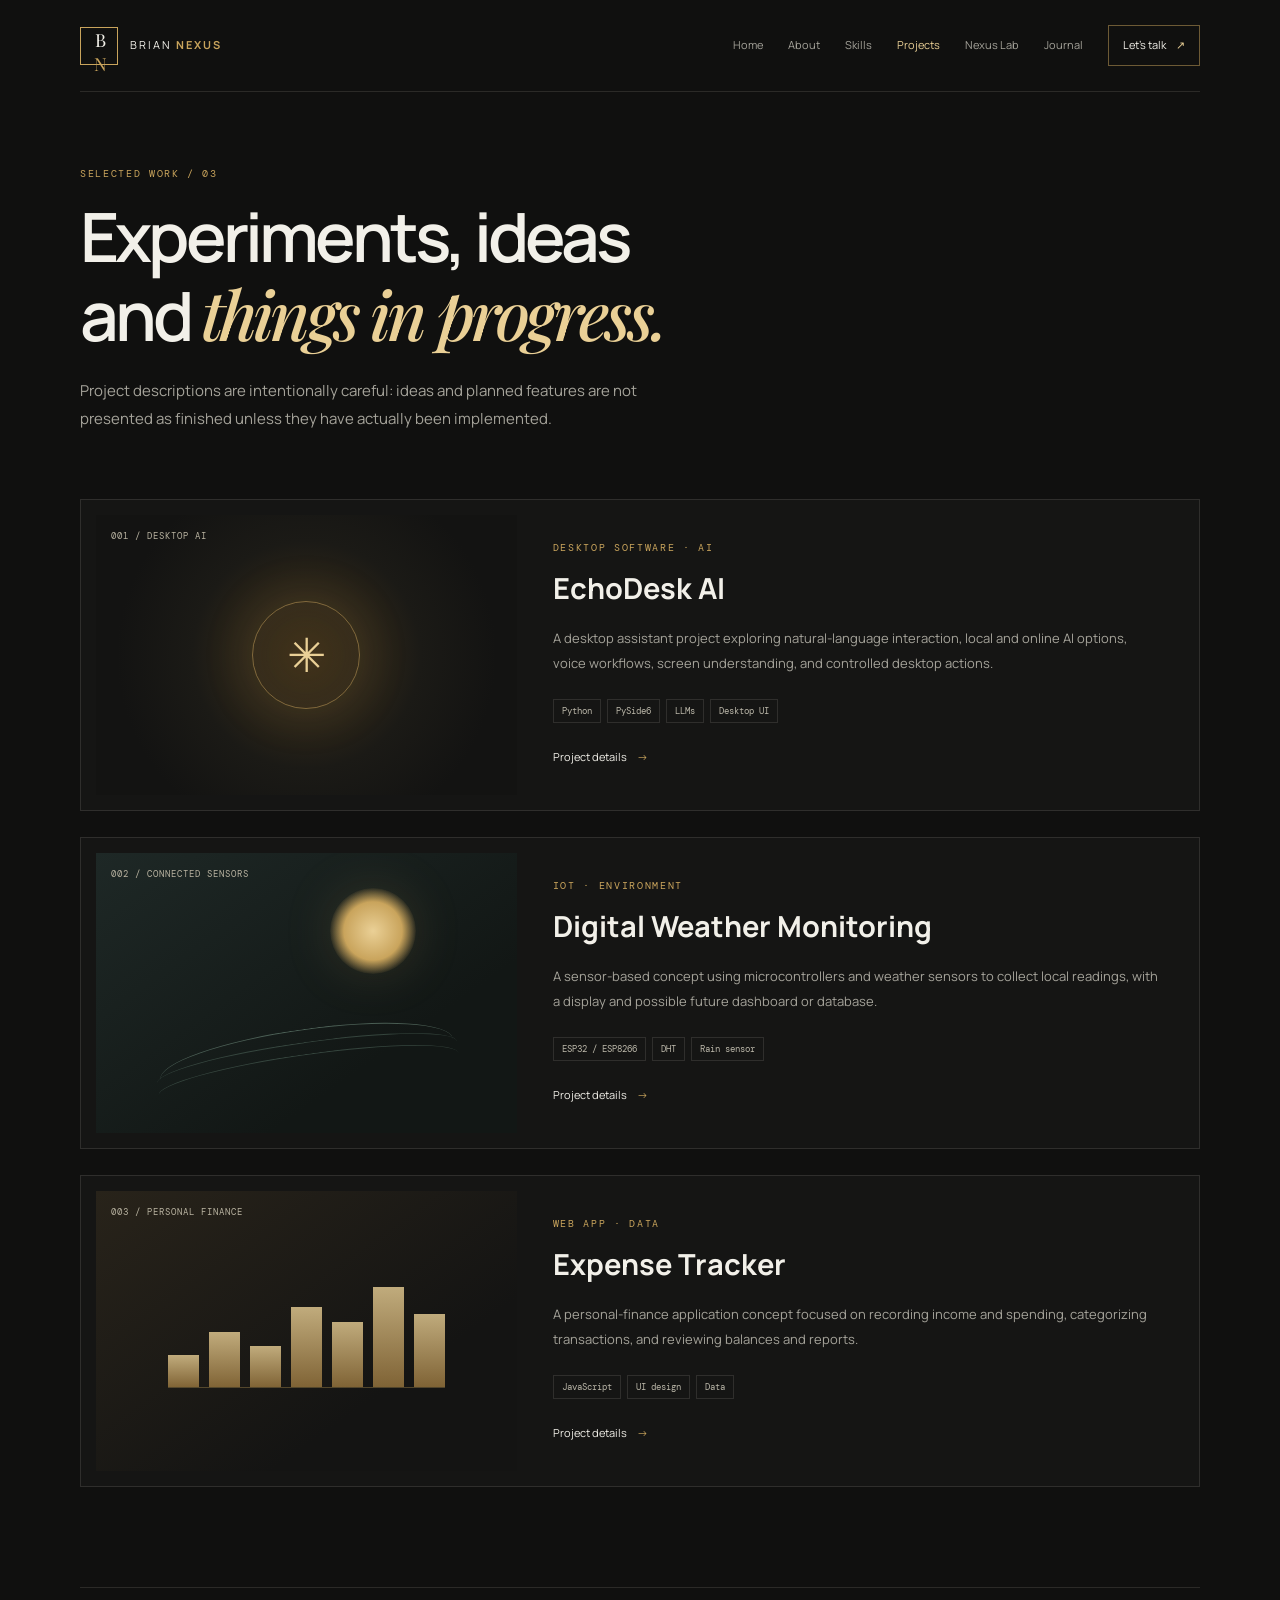
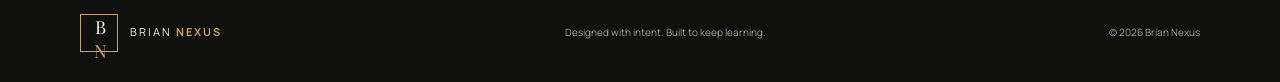
<file: projects.html>
<!doctype html>
<html lang="en"><head><meta charset="utf-8"><meta name="viewport" content="width=device-width, initial-scale=1"><meta name="theme-color" content="#10100f"><title>Projects | Brian Nexus</title><link rel="preconnect" href="https://fonts.googleapis.com"><link rel="preconnect" href="https://fonts.gstatic.com" crossorigin><link href="https://fonts.googleapis.com/css2?family=DM+Mono:wght@400;500&family=Manrope:wght@400;500;600;700;800&family=Playfair+Display:ital,wght@1,500;1,600&display=swap" rel="stylesheet"><link rel="stylesheet" href="style.css"><script src="script.js" defer></script></head>
<body><div class="site-shell"><header class="site-header"><a class="brand" href="index.html"><span class="brand-mark">B<span>N</span></span><span>BRIAN <b>NEXUS</b></span></a><button class="menu-toggle" aria-label="Toggle navigation" aria-expanded="false" aria-controls="main-navigation">☰</button><nav class="nav" id="main-navigation"><a href="index.html">Home</a><a href="about.html">About</a><a href="skills.html">Skills</a><a class="active" href="projects.html">Projects</a><a href="lab.html">Nexus Lab</a><a href="blog.html">Journal</a><a href="contact.html" class="nav-cta">Let's talk <span>↗</span></a></nav></header>
<main class="page-main section-wrap"><div class="page-intro"><p class="eyebrow">SELECTED WORK / 03</p><h1>Experiments, ideas<br>and <em>things in progress.</em></h1><p class="hero-lede">Project descriptions are intentionally careful: ideas and planned features are not presented as finished unless they have actually been implemented.</p></div><div class="project-list">
<article class="project-row"><div class="project-row-art visual-ai"><span class="visual-index">001 / DESKTOP AI</span><div class="ai-orb">✳</div></div><div class="project-row-copy"><p class="eyebrow">DESKTOP SOFTWARE · AI</p><h2>EchoDesk AI</h2><p>A desktop assistant project exploring natural-language interaction, local and online AI options, voice workflows, screen understanding, and controlled desktop actions.</p><div class="tag-row"><span>Python</span><span>PySide6</span><span>LLMs</span><span>Desktop UI</span></div><a class="text-link" href="project-echodesk.html">Project details <span>→</span></a></div></article>
<article class="project-row"><div class="project-row-art visual-weather"><span class="visual-index">002 / CONNECTED SENSORS</span><div class="weather-sun"></div><div class="weather-lines"></div></div><div class="project-row-copy"><p class="eyebrow">IOT · ENVIRONMENT</p><h2>Digital Weather Monitoring</h2><p>A sensor-based concept using microcontrollers and weather sensors to collect local readings, with a display and possible future dashboard or database.</p><div class="tag-row"><span>ESP32 / ESP8266</span><span>DHT</span><span>Rain sensor</span></div><a class="text-link" href="project-weather.html">Project details <span>→</span></a></div></article>
<article class="project-row"><div class="project-row-art visual-expense"><span class="visual-index">003 / PERSONAL FINANCE</span><div class="chart-bars"><i></i><i></i><i></i><i></i><i></i><i></i><i></i></div></div><div class="project-row-copy"><p class="eyebrow">WEB APP · DATA</p><h2>Expense Tracker</h2><p>A personal-finance application concept focused on recording income and spending, categorizing transactions, and reviewing balances and reports.</p><div class="tag-row"><span>JavaScript</span><span>UI design</span><span>Data</span></div><a class="text-link" href="project-expenses.html">Project details <span>→</span></a></div></article>
</div></main><footer class="site-footer"><a class="brand" href="index.html"><span class="brand-mark">B<span>N</span></span><span>BRIAN <b>NEXUS</b></span></a><p>Designed with intent. Built to keep learning.</p><span>© <span data-year></span> Brian Nexus</span></footer></div></body></html>
</file>
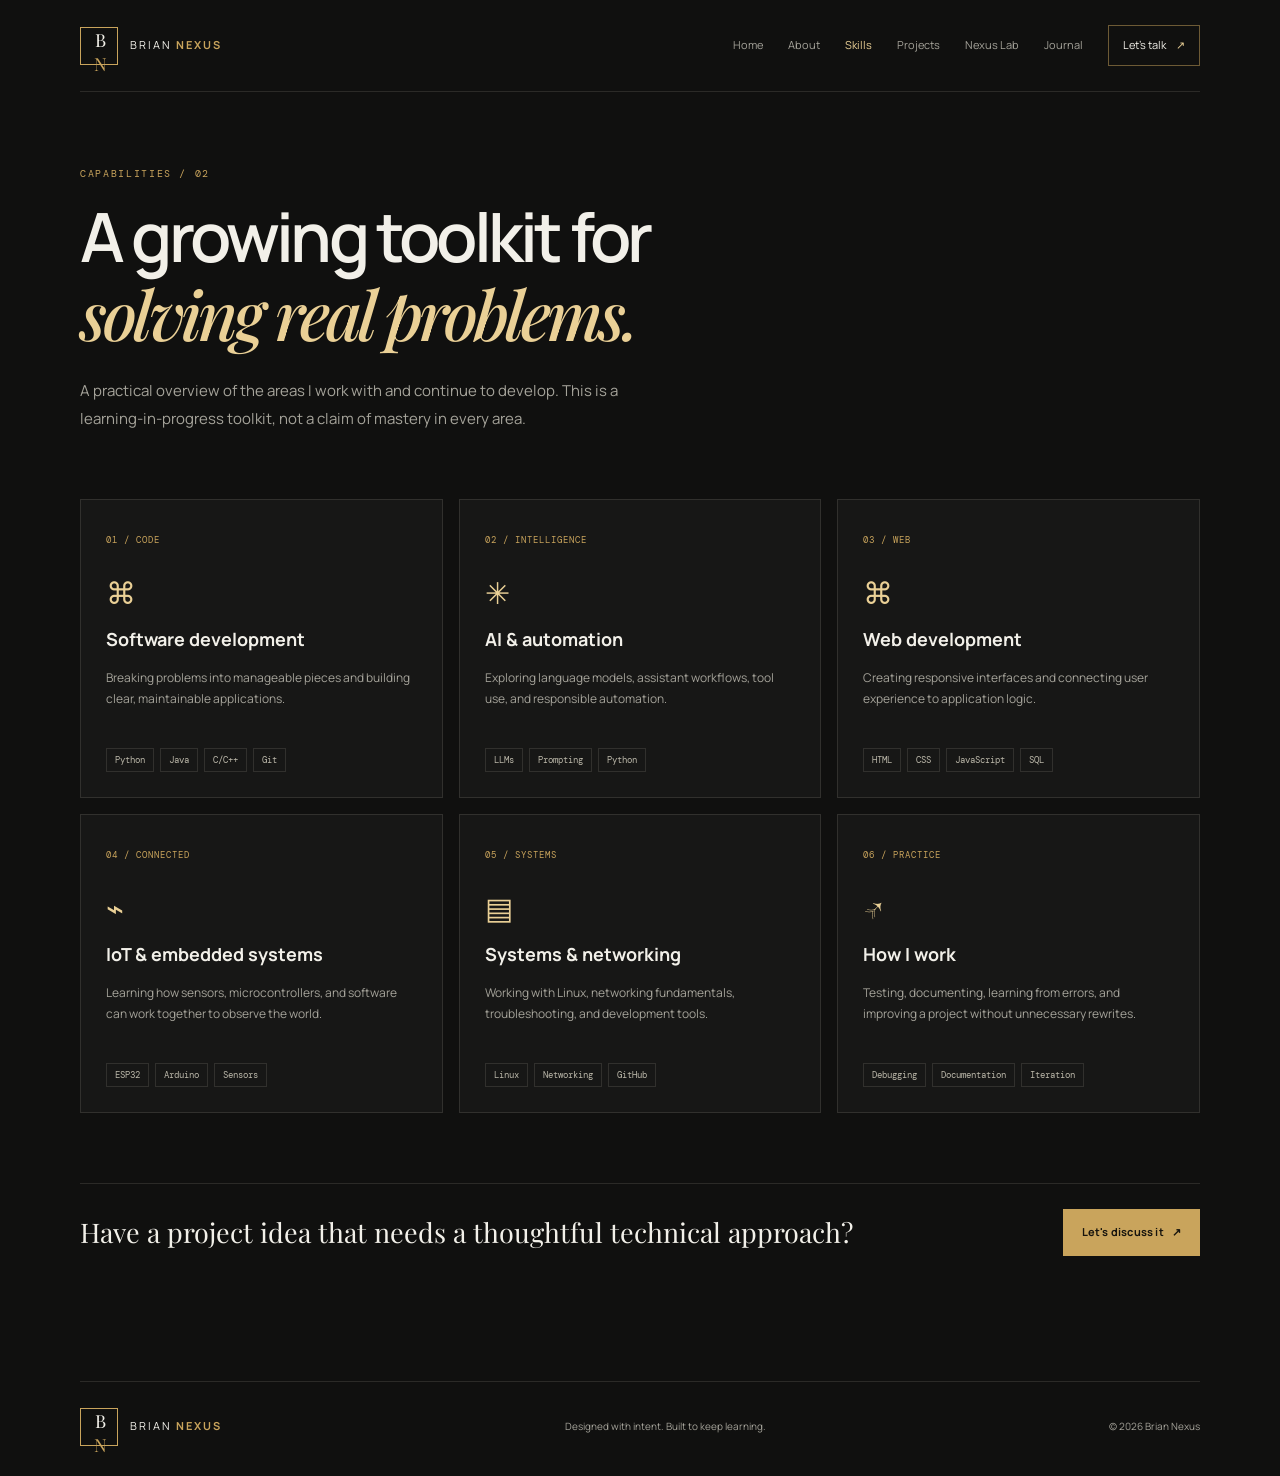
<file: skills.html>
<!doctype html>
<html lang="en"><head><meta charset="utf-8"><meta name="viewport" content="width=device-width, initial-scale=1"><meta name="theme-color" content="#10100f"><title>Skills | Brian Nexus</title><link rel="preconnect" href="https://fonts.googleapis.com"><link rel="preconnect" href="https://fonts.gstatic.com" crossorigin><link href="https://fonts.googleapis.com/css2?family=DM+Mono:wght@400;500&family=Manrope:wght@400;500;600;700;800&family=Playfair+Display:ital,wght@1,500;1,600&display=swap" rel="stylesheet"><link rel="stylesheet" href="style.css"><script src="script.js" defer></script></head>
<body><div class="site-shell"><header class="site-header"><a class="brand" href="index.html"><span class="brand-mark">B<span>N</span></span><span>BRIAN <b>NEXUS</b></span></a><button class="menu-toggle" aria-label="Toggle navigation" aria-expanded="false" aria-controls="main-navigation">☰</button><nav class="nav" id="main-navigation"><a href="index.html">Home</a><a href="about.html">About</a><a class="active" href="skills.html">Skills</a><a href="projects.html">Projects</a><a href="lab.html">Nexus Lab</a><a href="blog.html">Journal</a><a href="contact.html" class="nav-cta">Let's talk <span>↗</span></a></nav></header>
<main class="page-main section-wrap"><div class="page-intro"><p class="eyebrow">CAPABILITIES / 02</p><h1>A growing toolkit for<br><em>solving real problems.</em></h1><p class="hero-lede">A practical overview of the areas I work with and continue to develop. This is a learning-in-progress toolkit, not a claim of mastery in every area.</p></div>
<div class="skills-grid"><article class="skill-card"><span class="skill-number">01 / CODE</span><div class="skill-icon">⌘</div><h2>Software development</h2><p>Breaking problems into manageable pieces and building clear, maintainable applications.</p><div class="tag-row"><span>Python</span><span>Java</span><span>C/C++</span><span>Git</span></div></article><article class="skill-card"><span class="skill-number">02 / INTELLIGENCE</span><div class="skill-icon">✳</div><h2>AI & automation</h2><p>Exploring language models, assistant workflows, tool use, and responsible automation.</p><div class="tag-row"><span>LLMs</span><span>Prompting</span><span>Python</span></div></article><article class="skill-card"><span class="skill-number">03 / WEB</span><div class="skill-icon">⌘</div><h2>Web development</h2><p>Creating responsive interfaces and connecting user experience to application logic.</p><div class="tag-row"><span>HTML</span><span>CSS</span><span>JavaScript</span><span>SQL</span></div></article><article class="skill-card"><span class="skill-number">04 / CONNECTED</span><div class="skill-icon">⌁</div><h2>IoT & embedded systems</h2><p>Learning how sensors, microcontrollers, and software can work together to observe the world.</p><div class="tag-row"><span>ESP32</span><span>Arduino</span><span>Sensors</span></div></article><article class="skill-card"><span class="skill-number">05 / SYSTEMS</span><div class="skill-icon">▤</div><h2>Systems & networking</h2><p>Working with Linux, networking fundamentals, troubleshooting, and development tools.</p><div class="tag-row"><span>Linux</span><span>Networking</span><span>GitHub</span></div></article><article class="skill-card"><span class="skill-number">06 / PRACTICE</span><div class="skill-icon">↗</div><h2>How I work</h2><p>Testing, documenting, learning from errors, and improving a project without unnecessary rewrites.</p><div class="tag-row"><span>Debugging</span><span>Documentation</span><span>Iteration</span></div></article></div>
<div class="callout"><p>Have a project idea that needs a thoughtful technical approach?</p><a class="button button-gold" href="contact.html">Let's discuss it <span>↗</span></a></div></main><footer class="site-footer"><a class="brand" href="index.html"><span class="brand-mark">B<span>N</span></span><span>BRIAN <b>NEXUS</b></span></a><p>Designed with intent. Built to keep learning.</p><span>© <span data-year></span> Brian Nexus</span></footer></div></body></html>
</file>
<file: style.css>
@import url('https://fonts.googleapis.com/css2?family=DM+Mono:wght@400;500&family=Manrope:wght@400;500;600;700;800&family=Playfair+Display:ital,wght@0,500;0,600;0,700;1,500;1,600&display=swap');
:root{--bg:#10100f;--panel:#171716;--panel2:#1d1d1b;--text:#f2f0e9;--muted:#a5a39a;--gold:#c9a45c;--gold-light:#ead096;--border:rgba(238,231,211,.12);--mono:'DM Mono',monospace;--sans:'Manrope',sans-serif;--serif:'Playfair Display',serif;--container:1120px}
*{box-sizing:border-box}html{scroll-behavior:smooth;scroll-padding-top:100px}body{margin:0;background:var(--bg);color:var(--text);font-family:var(--sans);font-size:15px;line-height:1.7}body:before{content:"";position:fixed;inset:0;pointer-events:none;opacity:.13;background-image:radial-gradient(rgba(255,255,255,.18) .55px,transparent .55px);background-size:6px 6px;z-index:-1}a{color:inherit;text-decoration:none}button,input,select,textarea{font:inherit}.site-shell{width:min(100% - 48px,var(--container));margin:auto}.site-header{height:92px;display:flex;align-items:center;justify-content:space-between;border-bottom:1px solid var(--border);gap:28px}.brand{display:inline-flex;align-items:center;gap:12px;font-size:11px;letter-spacing:2px;white-space:nowrap}.brand b{color:var(--gold);font-weight:700}.brand-mark{width:38px;height:38px;border:1px solid var(--gold);display:grid;place-items:center;font:18px var(--serif);letter-spacing:-3px;color:var(--text)}.brand-mark span{color:var(--gold)}.nav{display:flex;align-items:center;gap:25px}.nav a{font-size:11px;color:var(--muted);transition:color .2s}.nav a:hover,.nav a.active{color:var(--gold-light)}.nav .nav-cta{padding:10px 14px;border:1px solid rgba(201,164,92,.5);color:var(--text)}.nav-cta span,.button span{color:var(--gold-light);margin-left:8px}.menu-toggle{display:none;border:1px solid var(--border);color:var(--text);background:var(--panel);padding:8px 12px;cursor:pointer}.section-wrap{width:100%}.hero{min-height:570px;display:grid;grid-template-columns:1.12fr .88fr;align-items:center;gap:55px;padding:78px 0 74px}.eyebrow{font:10px var(--mono);letter-spacing:1.65px;color:var(--gold);text-transform:uppercase;margin:0 0 22px}.status-dot{display:inline-block;width:6px;height:6px;background:#9bc5a2;border-radius:50%;margin-right:9px;box-shadow:0 0 12px #9bc5a266}.hero h1,.page-intro h1{font-size:clamp(43px,5.7vw,76px);line-height:1.13;letter-spacing:-3.8px;font-weight:600;margin:0 0 25px}.hero h1 em,.page-intro h1 em,h2 em{font-family:var(--serif);font-weight:500;color:var(--gold-light)}.hero-lede{color:var(--muted);max-width:560px;font-size:15px;line-height:1.9;margin:0}.hero-actions{display:flex;align-items:center;gap:28px;margin-top:34px}.button{display:inline-flex;align-items:center;justify-content:center;padding:13px 18px;font-size:11px;font-weight:700;letter-spacing:.2px;border:1px solid transparent;cursor:pointer;transition:transform .2s,border-color .2s,background .2s}.button:hover{transform:translateY(-2px)}.button-gold{background:var(--gold);color:#17140e}.button-gold span{color:#17140e}.button-outline{border-color:rgba(201,164,92,.55);color:var(--text);background:transparent}.text-link{font-size:11px;color:var(--text)}.text-link span{color:var(--gold);margin-left:8px}.hero-meta{display:flex;flex-wrap:wrap;gap:16px;margin-top:54px;font:9px var(--mono);letter-spacing:1px;color:#77766e}.hero-meta span+span:before{content:"·";color:var(--gold);margin-right:16px}.hero-art{height:390px;position:relative;display:grid;place-items:center;overflow:hidden;border:1px solid var(--border);background:radial-gradient(ellipse at 50% 48%,#28251c 0%,#171715 38%,#121211 72%)}.hero-art:after{content:"";position:absolute;inset:0;background:linear-gradient(135deg,transparent 48%,rgba(201,164,92,.06) 48.2%,transparent 48.6%),linear-gradient(45deg,transparent 49%,rgba(201,164,92,.06) 49.2%,transparent 49.6%)}.hero-monogram{font:clamp(100px,14vw,180px)/1 var(--serif);letter-spacing:-22px;color:#eee7d8;z-index:2;text-shadow:0 0 55px #c9a45c22}.hero-monogram span{color:var(--gold)}.orbit{position:absolute;width:280px;height:280px;border:1px solid rgba(201,164,92,.24);border-radius:50%}.orbit-two{width:350px;height:350px;border-style:dashed;opacity:.55}.art-label{position:absolute;font:9px/1.8 var(--mono);letter-spacing:1px;color:var(--muted);z-index:3}.art-label span{color:var(--gold)}.label-top{top:25px;left:25px}.label-bottom{bottom:24px;right:24px;text-align:right}.art-cross{position:absolute;right:28px;top:22px;color:var(--gold);font-size:24px}.intro-strip{border-top:1px solid var(--border);border-bottom:1px solid var(--border);padding:30px 0;display:grid;grid-template-columns:180px 1fr 46px;align-items:center;gap:25px}.intro-strip .eyebrow{margin:0}.strip-statement{font:clamp(20px,2.5vw,31px)/1.45 var(--serif);margin:0;max-width:760px}.strip-statement em{color:var(--gold-light)}.round-link{width:42px;height:42px;border:1px solid var(--border);display:grid;place-items:center;color:var(--gold);border-radius:50%}.section-block{padding:100px 0}.section-heading{display:flex;justify-content:space-between;align-items:end;margin-bottom:34px}.section-heading .eyebrow{margin-bottom:12px}.section-heading h2,.lab-promo h2,.timeline-section h2,.lab-next h2{font-size:clamp(30px,4vw,44px);line-height:1.2;letter-spacing:-1.7px;margin:0}.section-heading>.text-link{margin-bottom:9px}.project-grid{display:grid;grid-template-columns:repeat(3,1fr);gap:18px}.project-card{min-width:0;border:1px solid var(--border);background:rgba(23,23,22,.7);padding:10px;transition:border-color .25s,transform .25s}.project-card:hover{border-color:#c9a45c88;transform:translateY(-4px)}.project-visual{height:205px;position:relative;overflow:hidden;display:grid;place-items:center}.visual-ai{background:radial-gradient(circle at 50% 50%,#44351c,#1b1a16 45%,#131312 75%)}.visual-weather{background:linear-gradient(145deg,#1e2826,#121715 70%)}.visual-expense{background:linear-gradient(145deg,#28231a,#141413 70%)}.visual-index,.visual-caption{position:absolute;font:9px var(--mono);letter-spacing:1px;color:#b9b3a1}.visual-index{top:15px;left:15px}.visual-caption{bottom:15px;left:15px;color:var(--gold-light)}.ai-orb{width:108px;height:108px;border:1px solid #c9a45c88;border-radius:50%;display:grid;place-items:center;font-size:47px;color:var(--gold-light);box-shadow:0 0 55px #c9a45c20,inset 0 0 40px #c9a45c13}.weather-sun{width:86px;height:86px;border-radius:50%;background:radial-gradient(circle,#ead096 0,#c9a45c 48%,#c9a45c00 72%);position:absolute;top:35px;right:24%;filter:drop-shadow(0 0 25px #c9a45c33)}.weather-lines{position:absolute;bottom:44px;left:15%;width:70%;height:60px;border-top:1px solid #7a9b8a88;border-radius:50%;transform:rotate(-8deg)}.weather-lines:after,.weather-lines:before{content:"";position:absolute;inset:12px -4px auto;height:40px;border-top:1px solid #7a9b8a55;border-radius:50%}.weather-lines:before{top:24px}.chart-bars{height:115px;width:66%;display:flex;align-items:end;justify-content:center;gap:10px;border-bottom:1px solid #c9a45c55}.chart-bars i{display:block;width:13%;background:linear-gradient(#ead096,#9a773e);opacity:.8}.chart-bars i:nth-child(1){height:28%}.chart-bars i:nth-child(2){height:48%}.chart-bars i:nth-child(3){height:36%}.chart-bars i:nth-child(4){height:70%}.chart-bars i:nth-child(5){height:57%}.chart-bars i:nth-child(6){height:88%}.chart-bars i:nth-child(7){height:64%}.project-info{display:flex;justify-content:space-between;gap:15px;padding:18px 8px 10px}.project-info h3{font-size:17px;margin:0 0 7px}.project-info p{font-size:11px;color:var(--muted);line-height:1.7;margin:0;max-width:280px}.card-arrow{color:var(--gold);font-size:18px}.tag-row{display:flex;flex-wrap:wrap;gap:6px;padding:0 8px 9px}.tag-row span{font:9px var(--mono);padding:5px 8px;color:#bcb8aa;border:1px solid var(--border)}.lab-promo{padding:55px 45px;display:grid;grid-template-columns:1.3fr .7fr;gap:50px;align-items:center;border:1px solid rgba(201,164,92,.25);background:linear-gradient(110deg,#1b1a16,#151514)}.lab-promo .eyebrow{margin-bottom:14px}.lab-promo p:not(.eyebrow){color:var(--muted);font-size:13px;max-width:560px;line-height:1.9;margin:20px 0 25px}.lab-stamp{justify-self:center;width:230px;height:230px;border:1px solid #c9a45c66;border-radius:50%;display:flex;flex-direction:column;align-items:center;justify-content:center;gap:5px;font:10px var(--mono);letter-spacing:2px;color:var(--gold-light);transform:rotate(-9deg)}.lab-stamp b{font:25px var(--serif);color:var(--gold)}.site-footer{border-top:1px solid var(--border);margin-top:100px;padding:26px 0 30px;display:flex;justify-content:space-between;align-items:center;gap:20px}.site-footer p,.site-footer>span{font-size:10px;color:var(--muted);margin:0}.page-main{padding-top:75px;min-height:65vh}.page-intro{max-width:850px;margin-bottom:65px}.page-intro .eyebrow{margin-bottom:18px}.page-intro h1{font-size:clamp(42px,6vw,68px);margin-bottom:23px}.about-layout{display:grid;grid-template-columns:.7fr 1.3fr;gap:75px;align-items:start}.about-monogram{height:360px;background:radial-gradient(ellipse,#3a2d1b,#171715 65%);border:1px solid var(--border);display:flex;align-items:center;justify-content:center;position:relative;font:150px/1 var(--serif);letter-spacing:-25px}.about-monogram span{color:var(--text)}.about-monogram em{color:var(--gold);font-style:normal}.about-monogram small{position:absolute;bottom:18px;left:18px;font:9px var(--mono);letter-spacing:1.5px;color:var(--gold)}.prose h2{font-size:32px;line-height:1.25;margin:0 0 20px;letter-spacing:-1px}.prose p:not(.eyebrow){color:var(--muted);line-height:1.95;font-size:13px}.fact-grid{display:grid;grid-template-columns:1fr 1fr;border-top:1px solid var(--border);margin-top:30px}.fact-grid div{padding:18px 10px 16px 0;border-bottom:1px solid var(--border)}.fact-grid span,.money-summary span,.weather-stats span{display:block;font:9px var(--mono);letter-spacing:1.2px;color:var(--gold);margin-bottom:7px}.fact-grid b{font-size:12px;font-weight:600}.timeline-section{margin-top:100px}.timeline-section>.eyebrow{margin-bottom:12px}.timeline{margin-top:35px;border-top:1px solid var(--border)}.timeline>div{display:grid;grid-template-columns:90px 1fr;gap:20px;padding:25px 0;border-bottom:1px solid var(--border)}.timeline>div>span{font:11px var(--mono);color:var(--gold)}.timeline h3{font-size:16px;margin:0 0 7px}.timeline p{font-size:12px;color:var(--muted);margin:0}.skills-grid{display:grid;grid-template-columns:repeat(3,1fr);gap:16px}.skill-card{padding:25px;border:1px solid var(--border);background:var(--panel);min-height:270px}.skill-number{font:9px var(--mono);letter-spacing:1px;color:var(--gold)}.skill-icon{font:30px var(--serif);color:var(--gold-light);margin:22px 0 12px}.skill-card h2{font-size:18px;margin:0 0 10px}.skill-card p{font-size:12px;color:var(--muted);line-height:1.8;min-height:64px}.skill-card .tag-row{padding:5px 0 0}.callout{margin-top:70px;padding:25px 0;border-top:1px solid var(--border);display:flex;align-items:center;justify-content:space-between;gap:20px}.callout p{font:clamp(19px,2.5vw,27px) var(--serif);margin:0}.project-list{display:grid;gap:26px}.project-row{display:grid;grid-template-columns:.8fr 1.2fr;gap:36px;padding:15px;border:1px solid var(--border);background:#151514}.project-row-art{min-height:280px;position:relative;display:grid;place-items:center;overflow:hidden}.project-row-copy{padding:25px 22px 25px 0;align-self:center}.project-row-copy .eyebrow{margin-bottom:10px}.project-row-copy h2{font-size:29px;margin:0 0 13px}.project-row-copy p:not(.eyebrow){color:var(--muted);font-size:13px;line-height:1.9}.project-row-copy .tag-row{padding:10px 0 20px}.detail-hero{height:300px;position:relative;display:grid;place-items:center;overflow:hidden;border:1px solid var(--border);margin:30px 0 50px}.detail-hero .ai-orb{width:150px;height:150px;font-size:65px}.detail-hero .weather-sun{right:42%;top:60px;width:120px;height:120px}.detail-hero .chart-bars{height:155px}.back-link{font-size:11px;color:var(--gold)}.detail-content{max-width:900px;margin:auto}.detail-content h1{font-size:clamp(40px,5vw,62px);letter-spacing:-2px;margin:0 0 20px}.detail-columns{display:grid;grid-template-columns:1.4fr .6fr;gap:60px;margin:55px 0}.detail-columns h2{font-size:20px;margin:28px 0 10px}.detail-columns p,.detail-columns li{color:var(--muted);font-size:13px;line-height:1.9}.detail-columns ul{padding-left:20px}.note-box{border:1px solid var(--border);padding:18px;margin-top:28px;background:var(--panel)}.note-box b{font-size:12px}.note-box p{font-size:11px}.lab-demo{border:1px solid var(--border);background:var(--panel);padding:28px;margin-bottom:30px}.demo-heading{display:flex;justify-content:space-between;align-items:center;gap:15px}.demo-heading .eyebrow{margin-bottom:8px}.demo-heading h2{font-size:29px;margin:0}.demo-badge,.sample-pill{font:9px var(--mono);letter-spacing:1px;color:#a8c8a6;border:1px solid #789f7655;padding:7px 9px;white-space:nowrap}.demo-concept{color:var(--gold-light);border-color:#c9a45c55}.muted{color:var(--muted);font-size:12px;line-height:1.8}.expense-form{display:grid;grid-template-columns:1.2fr .8fr .8fr auto;gap:12px;align-items:end;margin:25px 0}.expense-form label,.contact-form label{display:grid;gap:8px;font-size:10px;letter-spacing:.3px;color:var(--muted)}input,select,textarea{width:100%;border:1px solid var(--border);background:#10100f;color:var(--text);padding:12px;font-size:12px;outline:none;border-radius:0}input:focus,select:focus,textarea:focus{border-color:var(--gold)}.money-summary{display:grid;grid-template-columns:repeat(3,1fr);gap:12px;margin:25px 0}.money-summary>div{border:1px solid var(--border);padding:17px}.money-summary strong{font-size:19px;font-weight:600}.negative{color:#e09b88!important}.positive{color:#a8c8a6!important}.transaction-head{display:flex;align-items:center;justify-content:space-between;border-bottom:1px solid var(--border);padding-bottom:12px}.transaction-head h3{font-size:13px;margin:0}.quiet-button{border:0;background:transparent;color:var(--muted);font-size:10px;text-decoration:underline;cursor:pointer}.transaction-row{display:flex;justify-content:space-between;align-items:center;padding:14px 4px;border-bottom:1px solid var(--border);gap:15px}.transaction-row b{display:block;font-size:12px}.transaction-row small{display:block;color:var(--muted);font-size:10px;margin-top:3px}.transaction-row strong{font-size:12px}.empty-state{color:var(--muted);font-size:12px;padding:10px 0}.form-message{font-size:11px;color:var(--gold-light);min-height:18px}.weather-dashboard{display:grid;grid-template-columns:.8fr 1.2fr;margin-top:24px;border:1px solid var(--border)}.weather-main{padding:26px;background:radial-gradient(ellipse at 70% 40%,#44351c,#1b1a16 60%)}.weather-main .eyebrow{font-size:8px}.weather-temp{font:80px/1 var(--serif);margin:20px 0 10px}.weather-temp span{font-size:28px;color:var(--gold)}.weather-main p{font-size:11px;color:var(--muted)}.sample-pill{display:inline-block;color:var(--gold-light);margin-top:10px}.weather-stats{display:grid;grid-template-columns:1fr 1fr}.weather-stats>div{padding:22px;border-left:1px solid var(--border);border-bottom:1px solid var(--border)}.weather-stats>div:nth-child(n+3){border-bottom:0}.weather-stats b{display:block;font-size:19px}.weather-stats small{font-size:9px;color:var(--muted)}.lab-next{padding:45px 0 20px}.lab-next>.eyebrow{margin-bottom:10px}.mini-grid{display:grid;grid-template-columns:1fr 1fr;gap:16px;margin-top:28px}.mini-grid>div{border:1px solid var(--border);padding:22px}.mini-grid span{font:10px var(--mono);color:var(--gold)}.mini-grid h3{font-size:16px}.mini-grid p{font-size:12px;color:var(--muted);line-height:1.8}.mini-grid b,.status-label{font:9px var(--mono);letter-spacing:1px;color:var(--gold)}.journal-grid{display:grid;grid-template-columns:repeat(3,1fr);gap:16px}.journal-card{padding:23px;border:1px solid var(--border);background:var(--panel);min-height:300px}.journal-date{font:9px var(--mono);letter-spacing:1px;color:var(--gold)}.journal-mark{font:42px var(--serif);color:#4b412d;margin:25px 0}.journal-card h2{font-size:18px;line-height:1.45}.journal-card p{font-size:12px;color:var(--muted);line-height:1.8}.contact-layout{display:grid;grid-template-columns:.8fr 1.2fr;gap:80px}.contact-details .eyebrow{margin-bottom:25px}.contact-line{display:block;border-bottom:1px solid var(--border);padding:20px 0}.contact-line span{display:block;font:9px var(--mono);letter-spacing:1px;color:var(--gold);margin-bottom:7px}.contact-line b{font-size:13px;font-weight:600;overflow-wrap:anywhere}.contact-note{font-size:11px;color:var(--muted);line-height:1.9;margin-top:30px}.contact-form{display:grid;gap:17px}.contact-form textarea{resize:vertical}.contact-form .button{justify-self:start}.reveal{opacity:0;transform:translateY(14px);transition:opacity .5s ease,transform .5s ease}.reveal.revealed{opacity:1;transform:translateY(0)}
@media(max-width:1000px){.nav{gap:14px}.nav a{font-size:10px}.hero{gap:30px}.hero-art{height:340px}.project-visual{height:170px}.site-header{gap:18px}.about-layout{gap:40px}.contact-layout{gap:40px}}
@media(max-width:800px){.site-shell{width:min(100% - 34px,var(--container))}.site-header{height:76px}.menu-toggle{display:block}.nav{display:none;position:absolute;top:76px;left:0;right:0;padding:20px 22px 24px;background:#141413;border-bottom:1px solid var(--border);z-index:20;flex-direction:column;align-items:stretch;gap:0}.nav.nav-open{display:flex}.nav a{padding:13px 0;border-bottom:1px solid var(--border);font-size:12px}.nav .nav-cta{margin-top:12px;padding:12px;border:1px solid #c9a45c55}.hero{grid-template-columns:1fr;padding:60px 0 55px;gap:35px}.hero h1{font-size:clamp(44px,10vw,68px)}.hero-art{height:300px}.hero-meta{margin-top:35px}.intro-strip{grid-template-columns:1fr 42px;gap:15px}.intro-strip .eyebrow{grid-column:1/-1}.strip-statement{font-size:24px}.section-block{padding:70px 0}.project-grid{grid-template-columns:1fr 1fr}.project-card:last-child{grid-column:1/-1}.project-card:last-child .project-visual{height:200px}.lab-promo{grid-template-columns:1fr;padding:30px}.lab-stamp{width:175px;height:175px}.site-footer{margin-top:70px;flex-wrap:wrap}.site-footer p{order:3;width:100%}.page-main{padding-top:55px}.page-intro{margin-bottom:45px}.about-layout{grid-template-columns:1fr;gap:35px}.about-monogram{height:250px;font-size:120px}.skills-grid{grid-template-columns:1fr 1fr}.project-row{grid-template-columns:1fr;gap:10px}.project-row-art{min-height:220px}.project-row-copy{padding:20px}.detail-columns{gap:25px}.expense-form{grid-template-columns:1fr 1fr}.expense-form label:first-child{grid-column:1/-1}.expense-form .button{min-height:42px}.contact-layout{grid-template-columns:1fr;gap:35px}.journal-grid{grid-template-columns:1fr 1fr}.journal-card:last-child{grid-column:1/-1}}
@media(max-width:520px){.site-shell{width:calc(100% - 28px)}.brand{font-size:9px;gap:9px}.brand-mark{width:34px;height:34px}.hero{padding-top:45px}.hero h1,.page-intro h1{letter-spacing:-2px}.hero-actions{align-items:flex-start;flex-direction:column;gap:18px}.hero-art{height:265px}.orbit{width:220px;height:220px}.orbit-two{width:280px;height:280px}.hero-monogram{font-size:120px;letter-spacing:-15px}.hero-meta{gap:10px;font-size:8px}.hero-meta span+span:before{margin-right:10px}.section-heading{align-items:flex-start;gap:15px;flex-direction:column}.project-grid{grid-template-columns:1fr}.project-card:last-child{grid-column:auto}.project-visual,.project-card:last-child .project-visual{height:205px}.lab-promo{padding:24px 20px}.lab-stamp{width:155px;height:155px;font-size:8px}.site-footer{gap:14px}.site-footer>span{width:100%}.fact-grid{grid-template-columns:1fr}.skills-grid,.journal-grid,.mini-grid{grid-template-columns:1fr}.journal-card:last-child{grid-column:auto}.skill-card{min-height:0}.skill-card p{min-height:0}.project-row-art{min-height:190px}.detail-hero{height:230px}.detail-columns{grid-template-columns:1fr;gap:15px;margin:35px 0}.lab-demo{padding:18px}.demo-heading{align-items:flex-start;flex-direction:column}.demo-heading h2{font-size:25px}.expense-form{grid-template-columns:1fr}.expense-form label:first-child{grid-column:auto}.money-summary{grid-template-columns:1fr}.money-summary>div{padding:12px}.money-summary strong{font-size:17px}.weather-dashboard{grid-template-columns:1fr}.weather-stats>div{border-left:0;border-right:1px solid var(--border)}.weather-stats>div:nth-child(odd){border-right:1px solid var(--border)}.weather-stats>div:nth-child(n+3){border-bottom:0}.transaction-row{align-items:flex-start}.callout{align-items:flex-start;flex-direction:column}.timeline>div{grid-template-columns:45px 1fr}.page-main{padding-top:42px}}
@media(prefers-reduced-motion:reduce){*,*::before,*::after{scroll-behavior:auto!important;transition:none!important;animation:none!important}.reveal{opacity:1;transform:none}}
</file>
